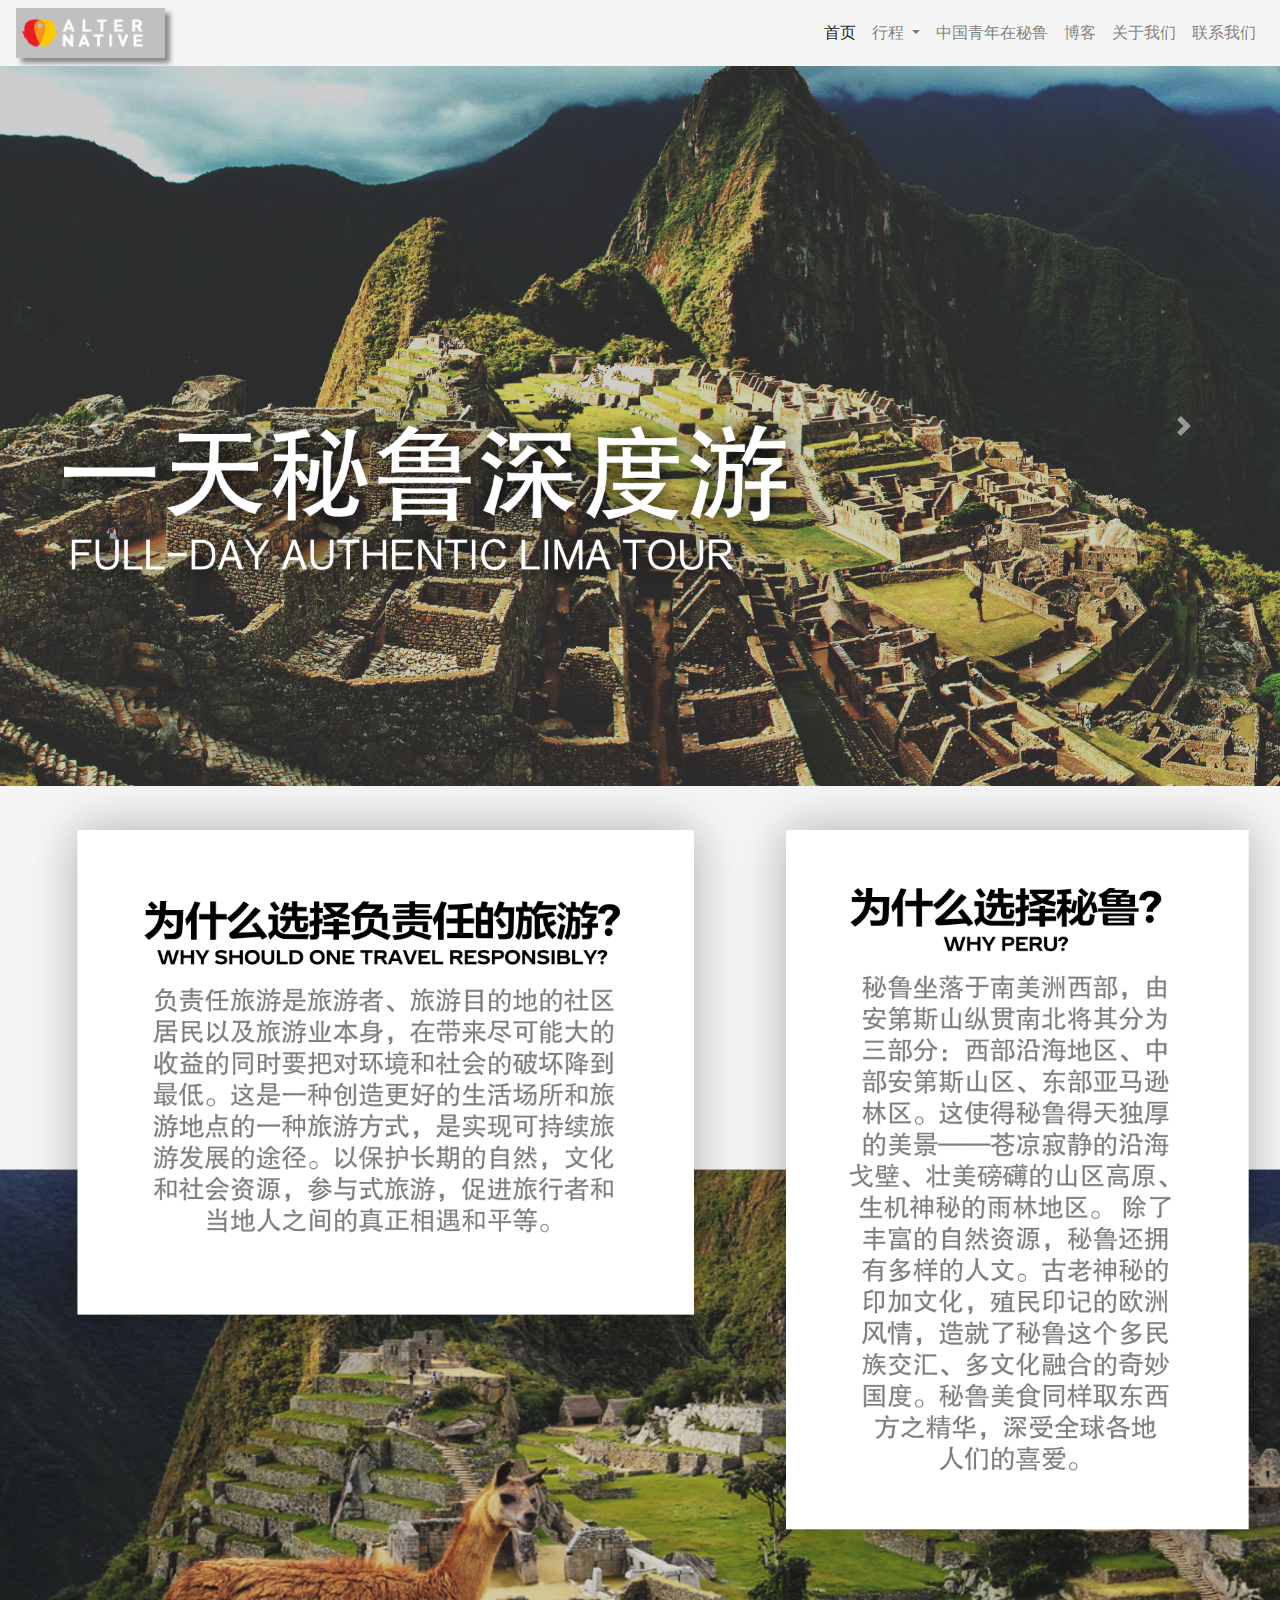
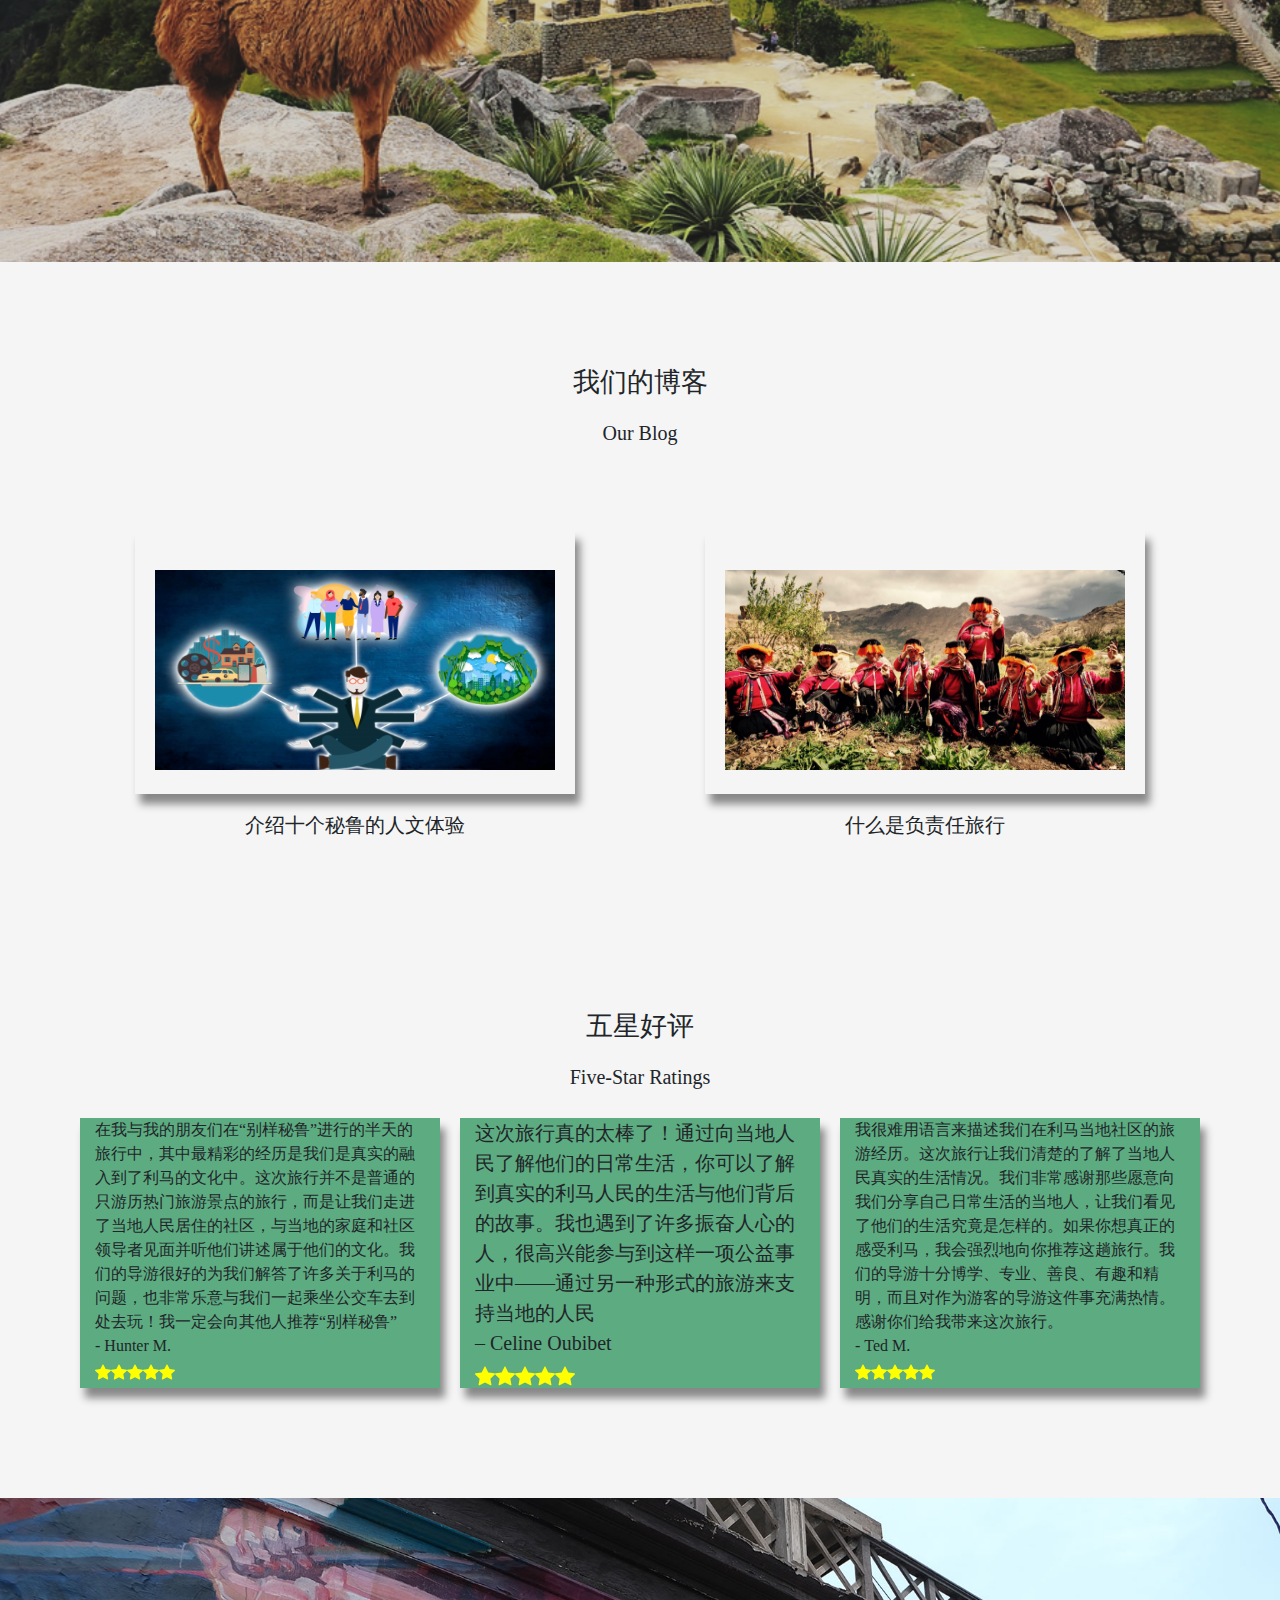
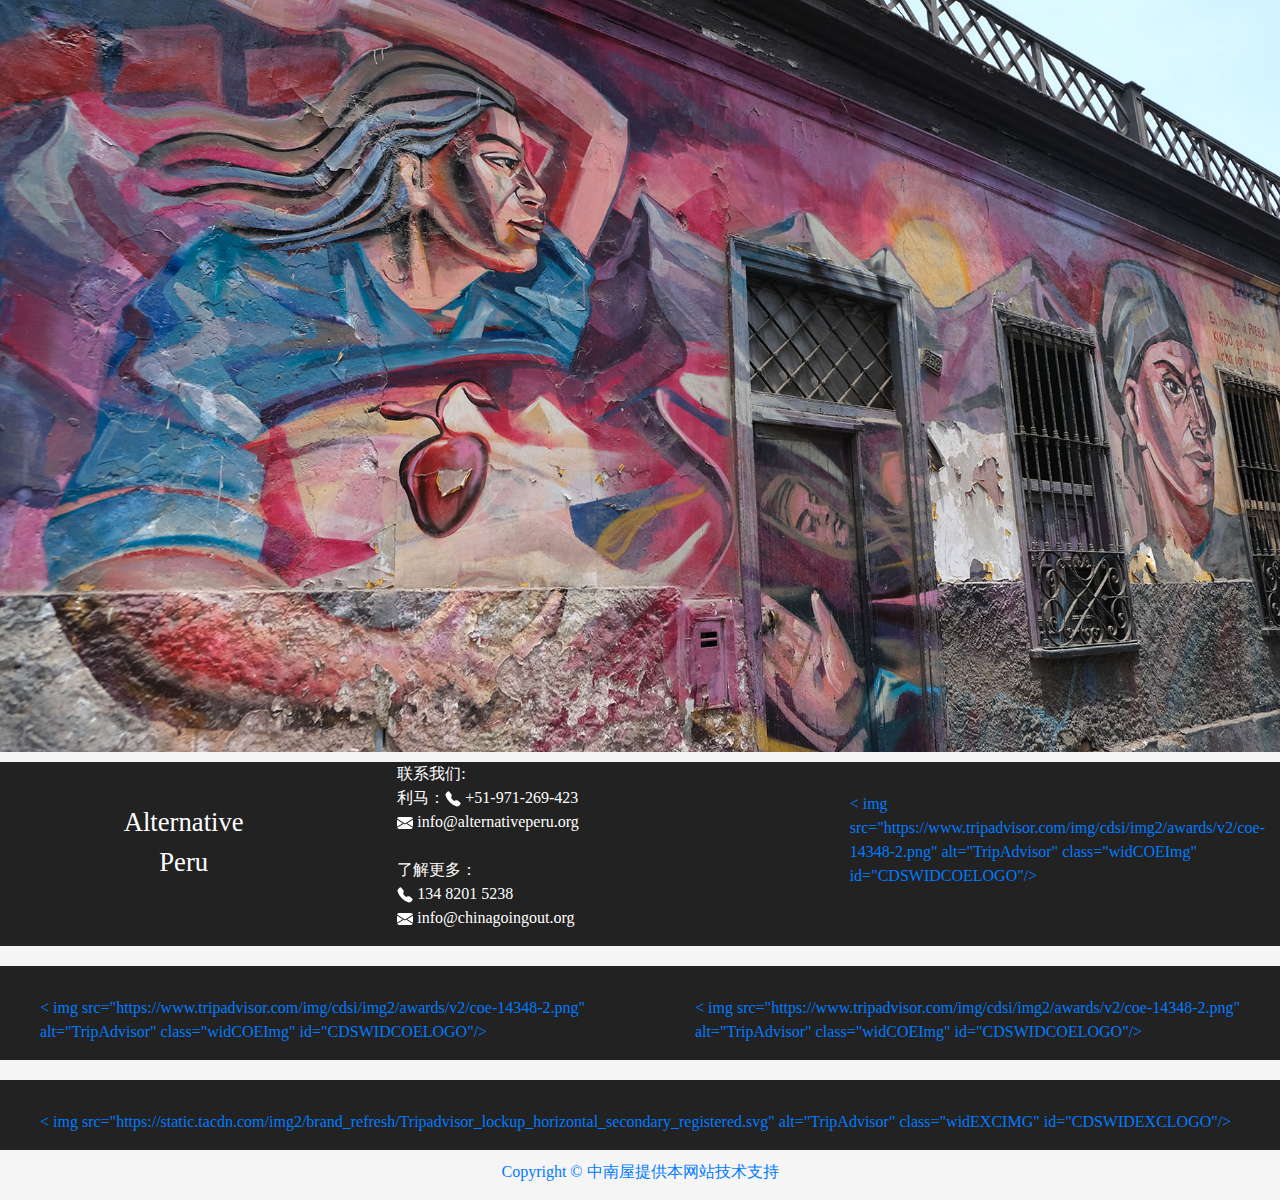
<file: index.html>
<!DOCTYPE html>
<html lang="en" dir="ltr">
  <head>
    <link rel="stylesheet" href="css/style.css">
    <meta charset="utf-8">
    <meta name="viewport" content="width=device-width, initial-scale=1, shrink-to-fit=no">
    <!-- Bootstrap CSS -->
    <link rel="stylesheet" href="https://stackpath.bootstrapcdn.com/bootstrap/4.5.2/css/bootstrap.min.css" integrity="sha384-JcKb8q3iqJ61gNV9KGb8thSsNjpSL0n8PARn9HuZOnIxN0hoP+VmmDGMN5t9UJ0Z" crossorigin="anonymous">
    <title>AlternativePeru</title>
  </head>
  <body style="background-color: #f5f5f5;">

    <nav class="navbar navbar-expand-lg navbar-light navbar-transparent" style="">
      <div style="background-color: #C0C0C0;box-shadow: 5px 5px 5px #888888;">
      <a class="navbar-brand" href="index.html">
        <img src="/img/logo-altp.png" width="auto" height="40" alt="logo of alternative peru">
      </a>
    </div>
      <button class="navbar-toggler" type="button" data-toggle="collapse" data-target="#navbarSupportedContent" aria-controls="navbarSupportedContent" aria-expanded="false" aria-label="Toggle navigation">
        <span class="navbar-toggler-icon"></span>
      </button>

      <div class="collapse navbar-collapse" id="navbarSupportedContent">
        <ul class="navbar-nav ml-auto">
          <li class="nav-item active">
            <a class="nav-link" href="index.html">首页 <span class="sr-only">(current)</span></a>
          </li>
          <li class="nav-item dropdown">
            <a class="nav-link dropdown-toggle" href="#" id="navbarDropdownTour" role="button" data-toggle="dropdown" aria-haspopup="true" aria-expanded="false">
              行程
            </a>
            <div class="dropdown-menu" aria-labelledby="navbarDropdownTour">
              <a class="dropdown-item" href="#">秘鲁行程</a>
              <a class="dropdown-item" href="customizedtour.html">定制行程</a>
              <a class="dropdown-item" href="volunteer.html">在秘鲁做志愿者</a>
            </div>
          </li>
          <li class="nav-item">
            <a class="nav-link" href="#" id="navbarDropdownCGO" role="button" data-toggle="dropdown" aria-haspopup="true" aria-expanded="false">
              中国青年在秘鲁
            </a>
          </li>
          <li class="nav-item ">
            <a class="nav-link" href="blog.html">博客</a>
          </li>
          <li class="nav-item">
            <a class="nav-link" href="aboutus.html">关于我们</a>
          </li>
          <li class="nav-item ">
            <a class= "nav-link" href="contactus.html">联系我们</a>
          </li>
        </ul>
      </div>
    </nav>
    <div id="carouselExampleControls" class="carousel slide" data-ride="carousel">
      <div class="carousel-inner">
        <div class="carousel-item active">
          <img src="img\d_index_1dayauthentictour.png" class="d-block w-100" alt="..." width="100%" height="auto">
        </div>
        <div class="carousel-item">
          <img src="img\d_index_andeanstay.jpg" class="d-block w-100" alt="..." width="100%" height="auto">
        </div>
        <div class="carousel-item">
          <img src="img\d_index_foodSocio1.jpg" class="d-block w-100" alt="..." width="100%" height="auto">
        </div>
        <div class="carousel-item">
          <img src="img\m-index-Andean-Spirituality-Tour.png.jpg" class="d-block w-100" alt="..." width="100%" height="auto">
        </div>
      </div>
      <a class="carousel-control-prev" href="#carouselExampleControls" role="button" data-slide="prev">
        <span class="carousel-control-prev-icon" aria-hidden="true"></span>
        <span class="sr-only">Previous</span>
      </a>
      <a class="carousel-control-next" href="#carouselExampleControls" role="button" data-slide="next">
        <span class="carousel-control-next-icon" aria-hidden="true"></span>
        <span class="sr-only">Next</span>
      </a>
    </div>
    <div class="width:100%">
      <img src="img/d_index_text.png" alt="" width="100%" height="auto">
      </div>
    <div class="" style="height: 100px"> </div>

      <p style="text-align: center;font-size:20pt">我们的博客</p>
      <p style="text-align: center;font-size:15pt">Our Blog</p>
    <div class="container">
      <div class="row" >
        <div class="col-md" style="background-color:; margin:50px">
          <p style="text-align: center;"></p>
          <div style="box-shadow: 5px 10px 8px #888888;">
            <p><br></p>
          <a href="blog.html">
          <a href="blog.html">
          <img alt="" src="img/d_index_blogcover1.png" width="400" height="200" style="display: block; margin-left: auto; margin-right: auto;"/>
        </a>
        <p><br></p>
      </div>
          <p style="text-align: center;font-size:15pt">介绍十个秘鲁的人文体验</p>
        </div>
        <div class="col-md" style="background-color:; margin:50px">
          <p style="text-align: center;"></p>
          <div style="box-shadow: 5px 10px 8px #888888;">
            <p><br></p>
          <a href="blog.html">
            <img alt="" src="img/d_index_blogcover2.jpg" width="400" height="200" style="display: block; margin-left: auto; margin-right: auto;"/>
          </a>
          <p><br></p>
        </div>
          <p style="text-align: center;font-size:15pt">什么是负责任旅行</p>
        </div>
      </div>
    </div>
    <div class="" style="height: 100px"> </div>
    <p style="text-align: center;font-size:20pt">五星好评</p>
    <p style="text-align: center;font-size:15pt">Five-Star Ratings</p>
    <div class="container">
      <div class="row">

        <div class="col-sm" style="background-color: #5DAC81; margin: 10px;box-shadow: 5px 10px 8px #888888;">
          在我与我的朋友们在“别样秘鲁”进行的半天的旅行中，其中最精彩的经历是我们是真实的融入到了利马的文化中。这次旅行并不是普通的只游历热门旅游景点的旅行，而是让我们走进了当地人民居住的社区，与当地的家庭和社区领导者见面并听他们讲述属于他们的文化。我们的导游很好的为我们解答了许多关于利马的问题，也非常乐意与我们一起乘坐公交车去到处去玩！我一定会向其他人推荐“别样秘鲁” <br>- Hunter M.<br><svg width="1em" height="1em" viewBox="0 0 16 16" class="bi bi-star-fill" fill="yellow" xmlns="http://www.w3.org/2000/svg"> <path d="M3.612 15.443c-.386.198-.824-.149-.746-.592l.83-4.73L.173 6.765c-.329-.314-.158-.888.283-.95l4.898-.696L7.538.792c.197-.39.73-.39.927 0l2.184 4.327 4.898.696c.441.062.612.636.283.95l-3.523 3.356.83 4.73c.078.443-.36.79-.746.592L8 13.187l-4.389 2.256z"/> </svg><svg width="1em" height="1em" viewBox="0 0 16 16" class="bi bi-star-fill" fill="yellow" xmlns="http://www.w3.org/2000/svg"> <path d="M3.612 15.443c-.386.198-.824-.149-.746-.592l.83-4.73L.173 6.765c-.329-.314-.158-.888.283-.95l4.898-.696L7.538.792c.197-.39.73-.39.927 0l2.184 4.327 4.898.696c.441.062.612.636.283.95l-3.523 3.356.83 4.73c.078.443-.36.79-.746.592L8 13.187l-4.389 2.256z"/> </svg><svg width="1em" height="1em" viewBox="0 0 16 16" class="bi bi-star-fill" fill="yellow" xmlns="http://www.w3.org/2000/svg"> <path d="M3.612 15.443c-.386.198-.824-.149-.746-.592l.83-4.73L.173 6.765c-.329-.314-.158-.888.283-.95l4.898-.696L7.538.792c.197-.39.73-.39.927 0l2.184 4.327 4.898.696c.441.062.612.636.283.95l-3.523 3.356.83 4.73c.078.443-.36.79-.746.592L8 13.187l-4.389 2.256z"/> </svg><svg width="1em" height="1em" viewBox="0 0 16 16" class="bi bi-star-fill" fill="yellow" xmlns="http://www.w3.org/2000/svg"> <path d="M3.612 15.443c-.386.198-.824-.149-.746-.592l.83-4.73L.173 6.765c-.329-.314-.158-.888.283-.95l4.898-.696L7.538.792c.197-.39.73-.39.927 0l2.184 4.327 4.898.696c.441.062.612.636.283.95l-3.523 3.356.83 4.73c.078.443-.36.79-.746.592L8 13.187l-4.389 2.256z"/> </svg><svg width="1em" height="1em" viewBox="0 0 16 16" class="bi bi-star-fill" fill="yellow" xmlns="http://www.w3.org/2000/svg"> <path d="M3.612 15.443c-.386.198-.824-.149-.746-.592l.83-4.73L.173 6.765c-.329-.314-.158-.888.283-.95l4.898-.696L7.538.792c.197-.39.73-.39.927 0l2.184 4.327 4.898.696c.441.062.612.636.283.95l-3.523 3.356.83 4.73c.078.443-.36.79-.746.592L8 13.187l-4.389 2.256z"/> </svg>
        </div>
        <div class="col-sm" style="background-color: #5DAC81; margin: 10px; font-size: 15pt;box-shadow: 5px 10px 8px #888888;">
          这次旅行真的太棒了！通过向当地人民了解他们的日常生活，你可以了解到真实的利马人民的生活与他们背后的故事。我也遇到了许多振奋人心的人，很高兴能参与到这样一项公益事业中——通过另一种形式的旅游来支持当地的人民 <br>– Celine Oubibet<br><svg width="1em" height="1em" viewBox="0 0 16 16" class="bi bi-star-fill" fill="yellow" xmlns="http://www.w3.org/2000/svg"> <path d="M3.612 15.443c-.386.198-.824-.149-.746-.592l.83-4.73L.173 6.765c-.329-.314-.158-.888.283-.95l4.898-.696L7.538.792c.197-.39.73-.39.927 0l2.184 4.327 4.898.696c.441.062.612.636.283.95l-3.523 3.356.83 4.73c.078.443-.36.79-.746.592L8 13.187l-4.389 2.256z"/> </svg><svg width="1em" height="1em" viewBox="0 0 16 16" class="bi bi-star-fill" fill="yellow" xmlns="http://www.w3.org/2000/svg"> <path d="M3.612 15.443c-.386.198-.824-.149-.746-.592l.83-4.73L.173 6.765c-.329-.314-.158-.888.283-.95l4.898-.696L7.538.792c.197-.39.73-.39.927 0l2.184 4.327 4.898.696c.441.062.612.636.283.95l-3.523 3.356.83 4.73c.078.443-.36.79-.746.592L8 13.187l-4.389 2.256z"/> </svg><svg width="1em" height="1em" viewBox="0 0 16 16" class="bi bi-star-fill" fill="yellow" xmlns="http://www.w3.org/2000/svg"> <path d="M3.612 15.443c-.386.198-.824-.149-.746-.592l.83-4.73L.173 6.765c-.329-.314-.158-.888.283-.95l4.898-.696L7.538.792c.197-.39.73-.39.927 0l2.184 4.327 4.898.696c.441.062.612.636.283.95l-3.523 3.356.83 4.73c.078.443-.36.79-.746.592L8 13.187l-4.389 2.256z"/> </svg><svg width="1em" height="1em" viewBox="0 0 16 16" class="bi bi-star-fill" fill="yellow" xmlns="http://www.w3.org/2000/svg"> <path d="M3.612 15.443c-.386.198-.824-.149-.746-.592l.83-4.73L.173 6.765c-.329-.314-.158-.888.283-.95l4.898-.696L7.538.792c.197-.39.73-.39.927 0l2.184 4.327 4.898.696c.441.062.612.636.283.95l-3.523 3.356.83 4.73c.078.443-.36.79-.746.592L8 13.187l-4.389 2.256z"/> </svg><svg width="1em" height="1em" viewBox="0 0 16 16" class="bi bi-star-fill" fill="yellow" xmlns="http://www.w3.org/2000/svg"> <path d="M3.612 15.443c-.386.198-.824-.149-.746-.592l.83-4.73L.173 6.765c-.329-.314-.158-.888.283-.95l4.898-.696L7.538.792c.197-.39.73-.39.927 0l2.184 4.327 4.898.696c.441.062.612.636.283.95l-3.523 3.356.83 4.73c.078.443-.36.79-.746.592L8 13.187l-4.389 2.256z"/> </svg> <br>
        </div>
        <div class="col-sm" style="background-color:#5DAC81; margin: 10px;box-shadow: 5px 10px 8px #888888;">
          我很难用语言来描述我们在利马当地社区的旅游经历。这次旅行让我们清楚的了解了当地人民真实的生活情况。我们非常感谢那些愿意向我们分享自己日常生活的当地人，让我们看见了他们的生活究竟是怎样的。如果你想真正的感受利马，我会强烈地向你推荐这趟旅行。我们的导游十分博学、专业、善良、有趣和精明，而且对作为游客的导游这件事充满热情。感谢你们给我带来这次旅行。<br>- Ted M.<br><svg width="1em" height="1em" viewBox="0 0 16 16" class="bi bi-star-fill" fill="yellow" xmlns="http://www.w3.org/2000/svg"> <path d="M3.612 15.443c-.386.198-.824-.149-.746-.592l.83-4.73L.173 6.765c-.329-.314-.158-.888.283-.95l4.898-.696L7.538.792c.197-.39.73-.39.927 0l2.184 4.327 4.898.696c.441.062.612.636.283.95l-3.523 3.356.83 4.73c.078.443-.36.79-.746.592L8 13.187l-4.389 2.256z"/> </svg><svg width="1em" height="1em" viewBox="0 0 16 16" class="bi bi-star-fill" fill="yellow" xmlns="http://www.w3.org/2000/svg"> <path d="M3.612 15.443c-.386.198-.824-.149-.746-.592l.83-4.73L.173 6.765c-.329-.314-.158-.888.283-.95l4.898-.696L7.538.792c.197-.39.73-.39.927 0l2.184 4.327 4.898.696c.441.062.612.636.283.95l-3.523 3.356.83 4.73c.078.443-.36.79-.746.592L8 13.187l-4.389 2.256z"/> </svg><svg width="1em" height="1em" viewBox="0 0 16 16" class="bi bi-star-fill" fill="yellow" xmlns="http://www.w3.org/2000/svg"> <path d="M3.612 15.443c-.386.198-.824-.149-.746-.592l.83-4.73L.173 6.765c-.329-.314-.158-.888.283-.95l4.898-.696L7.538.792c.197-.39.73-.39.927 0l2.184 4.327 4.898.696c.441.062.612.636.283.95l-3.523 3.356.83 4.73c.078.443-.36.79-.746.592L8 13.187l-4.389 2.256z"/> </svg><svg width="1em" height="1em" viewBox="0 0 16 16" class="bi bi-star-fill" fill="yellow" xmlns="http://www.w3.org/2000/svg"> <path d="M3.612 15.443c-.386.198-.824-.149-.746-.592l.83-4.73L.173 6.765c-.329-.314-.158-.888.283-.95l4.898-.696L7.538.792c.197-.39.73-.39.927 0l2.184 4.327 4.898.696c.441.062.612.636.283.95l-3.523 3.356.83 4.73c.078.443-.36.79-.746.592L8 13.187l-4.389 2.256z"/> </svg><svg width="1em" height="1em" viewBox="0 0 16 16" class="bi bi-star-fill" fill="yellow" xmlns="http://www.w3.org/2000/svg"> <path d="M3.612 15.443c-.386.198-.824-.149-.746-.592l.83-4.73L.173 6.765c-.329-.314-.158-.888.283-.95l4.898-.696L7.538.792c.197-.39.73-.39.927 0l2.184 4.327 4.898.696c.441.062.612.636.283.95l-3.523 3.356.83 4.73c.078.443-.36.79-.746.592L8 13.187l-4.389 2.256z"/> </svg>
        </div>
        </div>
        </div>

    <div class="" style="height: 100px"> </div>
    <img src=" img\d_index_decor.jpg" class="d-block w-100" alt="..." width="2000">
    <footer>
      <div class="width-100%">
        <div class="row">
          <div class="col-sm" style="background-color: #222222; margin-top :10px; margin-bottom: 10px; text-align:center;font-size:20pt; color: white;">
            <br>

            Alternative<br>
            Peru
          </div>
          <div class="col-sm" style="background-color: #222222;margin-top :10px; margin-bottom: 10px;color: white;">
            <p>联系我们:<br>利马：<svg width="1em" height="1em" viewBox="0 0 16 16" class="bi bi-telephone-fill" fill="currentColor" xmlns="http://www.w3.org/2000/svg">
  <path fill-rule="evenodd" d="M2.267.98a1.636 1.636 0 0 1 2.448.152l1.681 2.162c.309.396.418.913.296 1.4l-.513 2.053a.636.636 0 0 0 .167.604L8.65 9.654a.636.636 0 0 0 .604.167l2.052-.513a1.636 1.636 0 0 1 1.401.296l2.162 1.681c.777.604.849 1.753.153 2.448l-.97.97c-.693.693-1.73.998-2.697.658a17.47 17.47 0 0 1-6.571-4.144A17.47 17.47 0 0 1 .639 4.646c-.34-.967-.035-2.004.658-2.698l.97-.969z"/>
</svg> +51-971-269-423<br><svg width="1em" height="1em" viewBox="0 0 16 16" class="bi bi-envelope-fill" fill="currentColor" xmlns="http://www.w3.org/2000/svg">
  <path fill-rule="evenodd" d="M.05 3.555A2 2 0 0 1 2 2h12a2 2 0 0 1 1.95 1.555L8 8.414.05 3.555zM0 4.697v7.104l5.803-3.558L0 4.697zM6.761 8.83l-6.57 4.027A2 2 0 0 0 2 14h12a2 2 0 0 0 1.808-1.144l-6.57-4.027L8 9.586l-1.239-.757zm3.436-.586L16 11.801V4.697l-5.803 3.546z"/>
</svg> info@alternativeperu.org<br><br>了解更多：<br><svg width="1em" height="1em" viewBox="0 0 16 16" class="bi bi-telephone-fill" fill="currentColor" xmlns="http://www.w3.org/2000/svg">
  <path fill-rule="evenodd" d="M2.267.98a1.636 1.636 0 0 1 2.448.152l1.681 2.162c.309.396.418.913.296 1.4l-.513 2.053a.636.636 0 0 0 .167.604L8.65 9.654a.636.636 0 0 0 .604.167l2.052-.513a1.636 1.636 0 0 1 1.401.296l2.162 1.681c.777.604.849 1.753.153 2.448l-.97.97c-.693.693-1.73.998-2.697.658a17.47 17.47 0 0 1-6.571-4.144A17.47 17.47 0 0 1 .639 4.646c-.34-.967-.035-2.004.658-2.698l.97-.969z"/>
</svg> 134 8201 5238<br><svg width="1em" height="1em" viewBox="0 0 16 16" class="bi bi-envelope-fill" fill="currentColor" xmlns="http://www.w3.org/2000/svg">
  <path fill-rule="evenodd" d="M.05 3.555A2 2 0 0 1 2 2h12a2 2 0 0 1 1.95 1.555L8 8.414.05 3.555zM0 4.697v7.104l5.803-3.558L0 4.697zM6.761 8.83l-6.57 4.027A2 2 0 0 0 2 14h12a2 2 0 0 0 1.808-1.144l-6.57-4.027L8 9.586l-1.239-.757zm3.436-.586L16 11.801V4.697l-5.803 3.546z"/>
</svg> info@chinagoingout.org</p>
          </div>
          <div class="col-sm" style="margin-top :10px; margin-bottom: 10px;background-color: #222222;">
<div class="col-lg" id="TA_certificateOfExcellence379" style="margin-top :30px;" class="TA_certificateOfExcellence"><ul id="8x3NRgLPR" class="TA_links C765pbtlD"><li id="xUMOQd" class="99GRGmOli7"><a target="_blank" href=" ">< img src="https://www.tripadvisor.com/img/cdsi/img2/awards/v2/coe-14348-2.png" alt="TripAdvisor" class="widCOEImg" id="CDSWIDCOELOGO"/></ a></li></ul></div><script async src="https://www.jscache.com/wejs?wtype=certificateOfExcellence&amp;uniq=379&amp;locationId=7374316&amp;lang=en_US&amp;year=2018&amp;display_version=2" data-loadtrk onload="this.loadtrk=true"></script>          </div>
          <div class="col-sm" style=" margin-top :10px; margin-bottom: 10px;background-color: #222222;">
<div id="TA_certificateOfExcellence609" style="margin-top :30px;" class="TA_certificateOfExcellence"><ul id="UkTHOYXv7R" class="TA_links J83DeztuTy03"><li id="stBIJV9nt" class="2Qhr0Jwnl"><a target="_blank" href="https://www.tripadvisor.com/Attraction_Review-g294316-d7374316-Reviews-Alternative_Peru-Lima_Lima_Region.html">< img src="https://www.tripadvisor.com/img/cdsi/img2/awards/v2/coe-14348-2.png" alt="TripAdvisor" class="widCOEImg" id="CDSWIDCOELOGO"/></ a></li></ul></div><script async src="https://www.jscache.com/wejs?wtype=certificateOfExcellence&amp;uniq=609&amp;locationId=7374316&amp;lang=en_US&amp;year=2017&amp;display_version=2" data-loadtrk onload="this.loadtrk=true"></script>          </div>
          <div class="col-sm" style="  margin-top :10px; margin-bottom: 10px;background-color: #222222;">
<div id="TA_certificateOfExcellence452" style="margin-top :30px;" class="TA_certificateOfExcellence"><ul id="IUzKD3qgBRU8" class="TA_links tf79oeI2"><li id="EOR5F8" class="8omYIoYWwq"><a target="_blank" href=" ">< img src="https://www.tripadvisor.com/img/cdsi/img2/awards/v2/coe-14348-2.png" alt="TripAdvisor" class="widCOEImg" id="CDSWIDCOELOGO"/></ a></li></ul></div><script async src="https://www.jscache.com/wejs?wtype=certificateOfExcellence&amp;uniq=452&amp;locationId=7374316&amp;lang=en_US&amp;year=2016&amp;display_version=2" data-loadtrk onload="this.loadtrk=true"></script>          </div>
    <div class="col-sm" style="margin-top :10px; margin-bottom: 10px;background-color: #222222;">
      <div id="TA_excellent827" style="margin-top :30px;"  class="TA_excellent"><ul id="qqj3zhTteg" class="TA_links WANw199LH"><li id="cajt9Gj5w" class="UoOxDjB8Rclv"><a target="_blank" href="https://www.tripadvisor.com/Attraction_Review-g294316-d7374316-Reviews-Alternative_Peru-Lima_Lima_Region.html">< img src="https://static.tacdn.com/img2/brand_refresh/Tripadvisor_lockup_horizontal_secondary_registered.svg" alt="TripAdvisor" class="widEXCIMG" id="CDSWIDEXCLOGO"/></ a></li></ul></div><script async src="https://www.jscache.com/wejs?wtype=excellent&amp;uniq=827&amp;locationId=7374316&amp;lang=en_US&amp;display_version=2" data-loadtrk onload="this.loadtrk=true"></script> </div>
      </div>
      </div>
      <div class="row justify-content-center">
        <div class="col-auto">

          <p>Copyright © 中南屋提供本网站技术支持</p>
        </div>
      </div>
    </footer>

    <!-- Optional JavaScript -->
    <!-- jQuery first, then Popper.js, then Bootstrap JS -->
    <script src="https://code.jquery.com/jquery-3.5.1.slim.min.js" integrity="sha384-DfXdz2htPH0lsSSs5nCTpuj/zy4C+OGpamoFVy38MVBnE+IbbVYUew+OrCXaRkfj" crossorigin="anonymous"></script>
    <script src="https://cdn.jsdelivr.net/npm/popper.js@1.16.1/dist/umd/popper.min.js" integrity="sha384-9/reFTGAW83EW2RDu2S0VKaIzap3H66lZH81PoYlFhbGU+6BZp6G7niu735Sk7lN" crossorigin="anonymous"></script>
    <script src="https://stackpath.bootstrapcdn.com/bootstrap/4.5.2/js/bootstrap.min.js" integrity="sha384-B4gt1jrGC7Jh4AgTPSdUtOBvfO8shuf57BaghqFfPlYxofvL8/KUEfYiJOMMV+rV" crossorigin="anonymous"></script>

  </body>
</html>
</file>
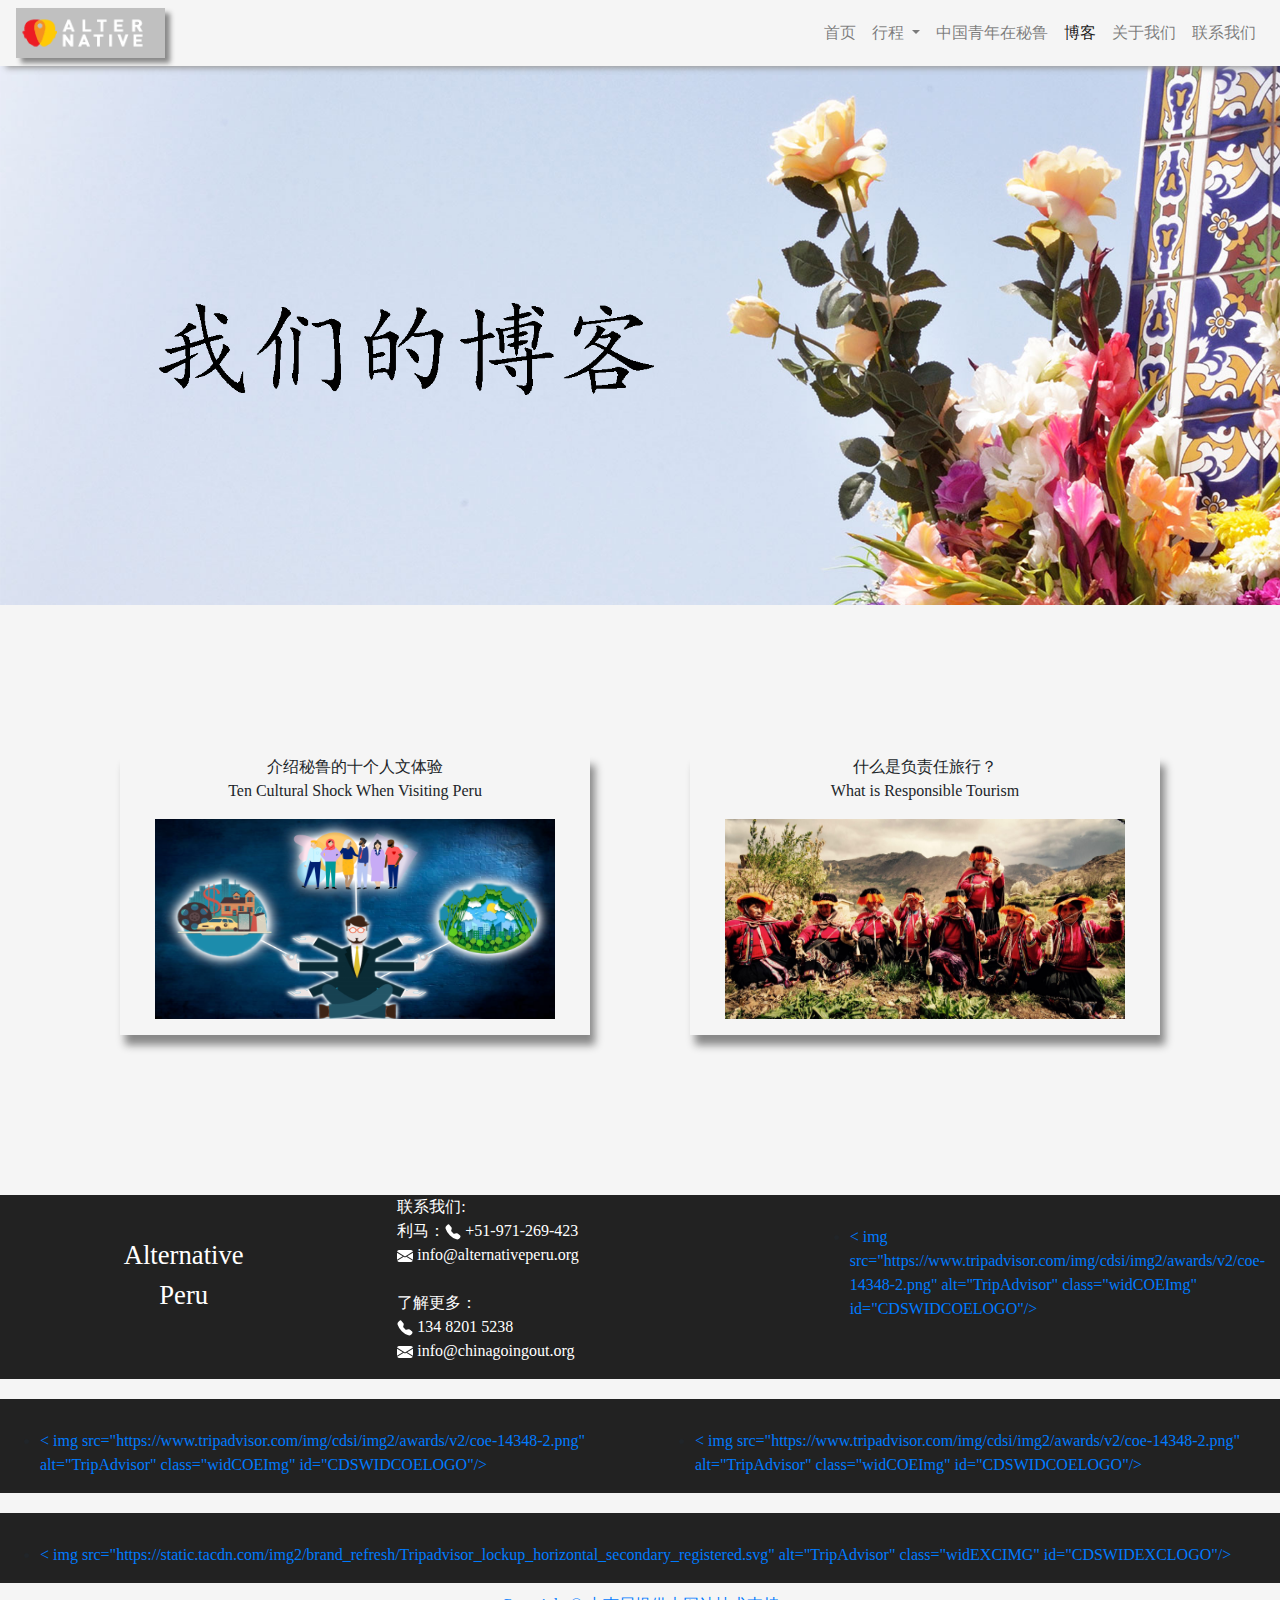
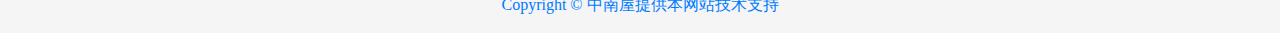
<file: blog.html>
<!DOCTYPE html>
<html lang="en" dir="ltr">
  <head>
    <link rel="stylesheet" href="css/style.css">
    <meta charset="utf-8">
    <meta name="viewport" content="width=device-width, initial-scale=1, shrink-to-fit=no">

    <!-- Bootstrap CSS -->
    <link rel="stylesheet" href="https://stackpath.bootstrapcdn.com/bootstrap/4.5.2/css/bootstrap.min.css" integrity="sha384-JcKb8q3iqJ61gNV9KGb8thSsNjpSL0n8PARn9HuZOnIxN0hoP+VmmDGMN5t9UJ0Z" crossorigin="anonymous">

    <title>AlternativePeru</title>
  </head>
  <body style="background-color: #f5f5f5;">
    <nav class="navbar navbar-expand-lg navbar-light navbar-transparent " style="">
      <div style="background-color: #C0C0C0;box-shadow: 5px 5px 5px #888888;">
      <a class="navbar-brand" href="index.html">
        <img src="/img/logo-altp.png" width="auto" height="40" alt="logo of alternative peru">
      </a>
    </div>
      <button class="navbar-toggler" type="button" data-toggle="collapse" data-target="#navbarSupportedContent" aria-controls="navbarSupportedContent" aria-expanded="false" aria-label="Toggle navigation">
        <span class="navbar-toggler-icon"></span>
      </button>

      <div class="collapse navbar-collapse" id="navbarSupportedContent">
        <ul class="navbar-nav ml-auto">
          <li class="nav-item ">
            <a class="nav-link" href="index.html">首页 <span class="sr-only">(current)</span></a>
          </li>
          <li class="nav-item dropdown">
            <a class="nav-link dropdown-toggle" href="#" id="navbarDropdownTour" role="button" data-toggle="dropdown" aria-haspopup="true" aria-expanded="false">
              行程
            </a>
            <div class="dropdown-menu" aria-labelledby="navbarDropdownTour">
              <a class="dropdown-item" href="#">秘鲁行程</a>
              <a class="dropdown-item" href="customizedtour.html">定制行程</a>
              <a class="dropdown-item" href="volunteer.html">在秘鲁做志愿者</a>
            </div>
          </li>
          <li class="nav-item">
            <a class="nav-link" href="#" id="navbarDropdownCGO" role="button" data-toggle="dropdown" aria-haspopup="true" aria-expanded="false">
              中国青年在秘鲁
            </a>
          </li>
          <li class="nav-item active">
            <a class="nav-link" href="blog.html">博客</a>
          </li>
          <li class="nav-item">
            <a class="nav-link" href="aboutus.html">关于我们</a>
          </li>
          <li class="nav-item">
            <a class= "nav-link" href="contactus.html">联系我们</a>
          </li>
        </ul>
      </div>
    </nav>
    <div class="">
      <img src="img/d_blog_background2.png" alt="" width="100%" height="auto">
    </div>
    <div class="" style="height: 100px"> </div>
    <div class="container">
      <div class="row" >
        <div class="col-md" style="background-color: ; box-shadow: 5px 10px 8px #888888; margin: 50px">
          <p style="text-align: center;">介绍秘鲁的十个人文体验<br>Ten Cultural Shock When Visiting Peru</p>
          <img alt="" src="img/d_index_blogcover1.png" width="400" height="200" data-toggle="modal" data-target="#Modal1" style="display: block; margin-left: auto; margin-right: auto;"/>
          <p></p>
        </div>


        <div class="col-md" style="background-color:; box-shadow: 5px 10px 8px #888888; margin: 50px">
          <p style="text-align: center;">什么是负责任旅行？<br>What is Responsible Tourism</p>
          <img alt="" src="img/d_index_blogcover2.jpg" width="400" height="200" data-toggle="modal" data-target="#Modal2" style="display: block; margin-left: auto; margin-right: auto;"/>
          <p></p>
        </div>
      </div>
    </div>
    <div class="" style="height: 100px"> </div>
    <div class="modal fade" id="Modal1" tabindex="-1" aria-labelledby="exampleModalLabel" aria-hidden="true">
  <div class="modal-dialog" style="max-width: 50% !important;">
    <div class="modal-content">
      <div class="modal-header">
        <h5 class="modal-title" id="exampleModalLabel">介绍秘鲁的十个人文体验 (Ten Cultural Shock When Visiting Peru)</h5>
        <button type="button" class="close" data-dismiss="modal" aria-label="Close">
          <span aria-hidden="true">&times;</span>
        </button>
      </div>
      <div class="modal-body">
        当来自繁华都市的你第一次踏上这遥远的神秘国度-秘鲁， 你将体验到这里独特或又对我们中国人来说熟悉的人文环境。这里精挑十个方面来介绍你将体验的生活。这篇文章由Alternative Peru的创始人之一，Natalie（一个比利时人）根据她自己第一次来秘鲁的经验所写。<br><br>
        1. 关于交通： 首先堵车在世界各地的都市好像司空见惯，但如果你来自一个堵车不常见的地方，秘鲁的交通状况以及秘鲁人对堵车的处理应该能让你大吃一惊。我的秘鲁丈夫有说过：“秘鲁人真的人很好，但他们一旦手握方向盘，脚踩了油门，他们就完全变成了样。（Peruvians are really nice people, until they get behind the wheel, then they become animals!”）直到今天，我经过没有交通灯的路口时还十分害怕。理论上来说，在这类路口，像是环岛中，应该是先来先走。但在现实中，达尔文的理论将在你眼前呈现。每一个人都争先恐后的要杀出一条生路来先走，结果往往是大家一起卡住谁也走不了。另外，在秘鲁就不要打灯了，我们一般挥手。如果你坐在副驾驶的话，记得在要右转的时候帮司机挥挥手。<br><br>
        2. 关于食品的分量：秘鲁不仅能满足你对美食的欲望，更能让你着实体验一把什么叫“撑“。我已数不清主动要求过多少次，请给少一点（食物），也有数不清的次数逼迫自己吃完盘里的所有食物，因为我不想被主人误会食品不好吃。直到现在我还常常被聚餐时的分量所震惊。我想秘鲁的家庭主妇们好像每次都会准备五个透明人的分量让每个人一定要吃到”撑“。<br><br>
        3. 关于不守时：这个可能是秘鲁人的一个常见刻板印象，但这一条确实十分常见。我自己并不是一个非常守时的人，也经常晚十分钟二十分钟到。但秘鲁人的晚到要远远晚过十分钟二十分钟。每次和聚会举办者确认时间时，我必须问他们是按照正常时间还是秘鲁时间（hora Peruanan）来到。如果你跟别人说7点开始，往往他们9点钟才姗姗来迟。<br><br>
        4. 关于电视节目：在秘鲁，最主流的电视节目是卡戴珊式的美女穿着比基尼搞挑战项目。我虽然不太适应（比基尼美女可不应该是主流节目），但不持续关注这些的话根本和同事或者其他人有共同话题。<br><br>
        5. 关于私人问题：如果有人问你一些比较私人的问题时，不要感到太惊讶，这只是秘鲁人习惯的一种交流方式。从保守一点的社会来的人经常因为秘鲁人的问题而感到尴尬或恼火，比如说，你为什么还没结婚？信教吗？或者你收入多少？是不是有点像七大姑八大姨盘问你的时候？哈哈，这只是秘鲁人的文化之一。<br><br>
        6. 关于邀请客人：当我在秘鲁结婚时，我必须郑重地告诉被邀请的人不要带未被邀请的人来婚礼。如果我没有这么干的话，一定会有人把亲朋好友们带来。同样，我的秘鲁朋友与亲人们完全不能理解为什么我不想去参加一个我没被邀请的场合。<br><br>
        7. 关于治安：在大部分大城市，大家都不会让贵重物品离手，这点在秘鲁同样需要你实行。我能清楚的记得我的婆婆在利马提醒我不要把包包留在车里，因为“他们会砸玻璃然后抢走！“（because they will break the window and steal it.）从那天起我就学会了贵重物品不离手的道理。<br><br>
        8. 私人空间：从更保守的社会来的人更会注意与别人的私人空间。这点和大部分中国人及秘鲁人不同，秘鲁人给别人的私人空间最多一英寸（0.3米）。不要紧张，他们没有听力问题，也没要试图耍流氓，这只是秘鲁文化的一部分。<br><br>
        9.关于热情的秘鲁人：如果你把开车时的较劲也称之为热情的话，秘鲁人每时每刻都超级热情。如果你不觉得那是热情，那秘鲁人除了开车以外的时候对任何人（不论是外国人还是本国人，或者同乡人还是外乡人）都会对别人非常亲切好客。迷路的时候随便找的一个秘鲁警察都会非常积极的帮你指路。服务员们会努力保证你回家的时候没有一丝遗憾！<br><br>
        10.	关于讨价还价：这点可能和中国的某些地方比较相近。如果你不适应讨价还价，想要省钱的话还是得和卖水果的阿姨（餐厅的服务员，洗衣店老板，卖花的姐姐等等）多说几句的。但如果你享受还价与找到好价格的感觉或者想练习还价技巧，秘鲁欢迎你！
      </div>
    </div>
  </div>
</div>
<div class="modal fade" id="Modal2" tabindex="-1" aria-labelledby="exampleModalLabel" aria-hidden="true">
  <div class="modal-dialog" style="max-width: 50% !important;">
    <div class="modal-content">
      <div class="modal-header">
        <h5 class="modal-title" id="exampleModalLabel">什么是负责任旅行？(What is Responsible Tourism)</h5>
        <button type="button" class="close" data-dismiss="modal" aria-label="Close">
          <span aria-hidden="true">&times;</span>
        </button>
      </div>
      <div class="modal-body">
        《负责任旅游运动》的创始文件《开普敦宣言》将“负责任旅游”定义为以下几点：<br>
        -	最小化负面的经济，环境和社会影响;<br>
        -	为当地人民带来更大的经济利益，并增进当地社区的幸福，改善工作条件和进入该行业的机会；;<br>
        -	让当地人参与影响他们的生活和生活机会的决策；<br>
        -	为保护自然和文化遗产，维护世界多样性做出积极贡献;<br>
        -	通过与当地人建立更有意义的联系，并加深对当地文化，社会和环境问题的了解，为游客提供更愉快的体验;<br>
        -	具有文化敏感性，引起游客和主人之间的尊重，并建立当地的自豪感和信心.<br><br>
        我们如何确保我们的旅行是“负责任的”？<br>
        我们在秘鲁提供负责任旅游业的策略实际上非常简单。 从一开始，我们就与当地人紧密联系合作。 我们认为他们是项目中的合作伙伴，他们参与所有决策。 为该项目工作的当地人，包括厨师，导游，清洁工和司机，也得到了可观的工资，所以，这些收入为他们提供了舒适的生活和财务稳定。 这不仅改善了他们自己的幸福和状况，还改善了社区。 但更重要的是，我们的旅行尊重并促进了旅游国的文化。 活动的重点是社区的传统和当地文化：游客可以参加有关传统建筑或农业，手工艺品，当地饮食和烹饪习惯的讲习班。
        游览的重点是为游客提供真实的体验，并在游客和接待者之间进行文化敏感性的尊重交流。<br>
        但是如今，不幸的是，由于外界的各种因素（例如使用水泥代替土或在农业中使用化学物品）的影响，许多传统消失了。我们和旅行产生的收入，鼓励社区保存这些传统。经常来自遥远地区的游客对他们的文化的兴趣和钦佩也是当地社区的骄傲之源。社区的自然环境也是如此。利息和收入鼓励人们在保护周围环境方面付出更大的努力。游览的重点是为游客提供真实的体验，并在游客和接待者之间进行尊重文化的交流。什么都没有摆在现场，也没有要求人们假装与平时不同的行为。在到达之前，游客将被告知他们将要参观的社区中的特定文化和习俗，并且他们将被告知应遵守的任何行为规则。
        这次旅行的目的是在城市环境中提供真实的跨文化交流。<br>
        游览城市的目的是向游客介绍利马和秘鲁的多样性，使他们意识到，利马不能沦为米拉弗洛雷斯或历史中心。这是一个生机勃勃且充满活力的城市，人口众多。这次旅行将他们带到城市中最贫穷的地区，但目的并不是让游客关注贫困或让游客感到难过。相反，它着眼于乐观和希望，并展示了为改善这些人类住区中的儿童，青少年和成年人的生活而做出的努力和采取的主动行动。这次旅行的目的是在城市环境中提供真实的跨文化交流。<br><br>
        负责任旅行政策<br>
        Alternative Peru’s 的任务是帮助在秘鲁的负责任旅行因为我们认为，以可持续的方式加强秘鲁的经济，并取代现在正在推动秘鲁经济但不会减少不平等现象的有害的不可持续的经济活动具有巨大潜力。 因此，Alternative Peru为前往秘鲁的旅行者创建并提供地道的人迹罕至的旅行。 秘鲁的旅游业往往只集中在该国的某些地区，这意味着旅游业的收益也集中在某些地区。 在替代秘鲁，我们知道秘鲁提供了更多的服务。 这就是为什么我们要给旅行者提供机会去探寻秘鲁一些鲜为人知的地方，从而使他们能够比仅参观主要旅游景点来体验不同层次的秘鲁文化。 这也会确保越来越多的当地人受益于前往秘鲁的游客数量的增长。<br><br>
        经济责任<br>
        在我们的旅行中，我们雇用了很多的的当地人。 当我们与当地合作伙伴合作时，我们确保他们也雇用当地人或由他们经营。 对于某些旅行，我们与当地向导合作，他们非常了解他们的社区和环境，但不是旅游专业人士。 我们将他们与双语导游配对，并增强他们与游客合作，服务的能力，有时还会学习英语。 这样，我们保证我们雇用了一些弱势群体（单身母亲担任当地厨师或向导，将人类住区的年轻妇女作为当地向导等）。<br>
        此外，每次旅行我们都会向参加旅行的NGO捐款，以支持他们的项目。 我们还为访问者提供了支持该NGO项目的可能性。 一些游客参加了我们提供的奖学金计划，支持孩子们继续接受课后的支持，然后再上大学。<br><br>
        环境责任<br>
        我们尝试以无纸化方式工作，通过我们的网站，PDF文档和电子邮件提供我们旅行的所有详细信息。 在我们的办公室，我们尝试使用尽可能多的可回收材料。<br>
        如果可能，我们会尽量使用公共交通工具。<br>
        我们的许多旅行旨在提高环境意识，并旨在就环境问题进行教育。 尤其是，我们的亚马逊之旅重点在于与大自然的负责任接触，并了解当今环境所面临的挑战。 旅行者住在传统的当地风格的生态小屋中。<br><br>
        社会责任<br>
        我们的旅行尊重并弘扬所在社区的文化。 活动的重点是社区的传统和当地文化：游客可以参加有关传统建筑或农业，手工艺品，当地饮食和烹饪习惯等的讲习班。我们和类似旅行产生的收入鼓励社区保存这些传统。 经常来自遥远地区的游客对他们的文化的兴趣和敬佩也是当地社区的骄傲之源。 游览的重点是为游客提供真实的体验，并在游客和接待者之间进行文化敏感性的尊重交流。 什么都没有摆在现场，也没有要求人们假装或采取与平时不同的行为。 在到达之前，游客将被告知他们将要参观的社区中的特定文化和习俗，并且他们将被告知应遵守的任何行为规则.



      </div>
    </div>
  </div>
</div>
<footer>
  <div class="width-100%">
    <div class="row">
      <div class="col-sm" style="background-color: #222222; margin-top :10px; margin-bottom: 10px; text-align:center;font-size:20pt; color: white;">
        <br>

        Alternative<br>
        Peru
      </div>
      <div class="col-sm" style="background-color: #222222;margin-top :10px; margin-bottom: 10px;color: white;">
        <p>联系我们:<br>利马：<svg width="1em" height="1em" viewBox="0 0 16 16" class="bi bi-telephone-fill" fill="currentColor" xmlns="http://www.w3.org/2000/svg">
<path fill-rule="evenodd" d="M2.267.98a1.636 1.636 0 0 1 2.448.152l1.681 2.162c.309.396.418.913.296 1.4l-.513 2.053a.636.636 0 0 0 .167.604L8.65 9.654a.636.636 0 0 0 .604.167l2.052-.513a1.636 1.636 0 0 1 1.401.296l2.162 1.681c.777.604.849 1.753.153 2.448l-.97.97c-.693.693-1.73.998-2.697.658a17.47 17.47 0 0 1-6.571-4.144A17.47 17.47 0 0 1 .639 4.646c-.34-.967-.035-2.004.658-2.698l.97-.969z"/>
</svg> +51-971-269-423<br><svg width="1em" height="1em" viewBox="0 0 16 16" class="bi bi-envelope-fill" fill="currentColor" xmlns="http://www.w3.org/2000/svg">
<path fill-rule="evenodd" d="M.05 3.555A2 2 0 0 1 2 2h12a2 2 0 0 1 1.95 1.555L8 8.414.05 3.555zM0 4.697v7.104l5.803-3.558L0 4.697zM6.761 8.83l-6.57 4.027A2 2 0 0 0 2 14h12a2 2 0 0 0 1.808-1.144l-6.57-4.027L8 9.586l-1.239-.757zm3.436-.586L16 11.801V4.697l-5.803 3.546z"/>
</svg> info@alternativeperu.org<br><br>了解更多：<br><svg width="1em" height="1em" viewBox="0 0 16 16" class="bi bi-telephone-fill" fill="currentColor" xmlns="http://www.w3.org/2000/svg">
<path fill-rule="evenodd" d="M2.267.98a1.636 1.636 0 0 1 2.448.152l1.681 2.162c.309.396.418.913.296 1.4l-.513 2.053a.636.636 0 0 0 .167.604L8.65 9.654a.636.636 0 0 0 .604.167l2.052-.513a1.636 1.636 0 0 1 1.401.296l2.162 1.681c.777.604.849 1.753.153 2.448l-.97.97c-.693.693-1.73.998-2.697.658a17.47 17.47 0 0 1-6.571-4.144A17.47 17.47 0 0 1 .639 4.646c-.34-.967-.035-2.004.658-2.698l.97-.969z"/>
</svg> 134 8201 5238<br><svg width="1em" height="1em" viewBox="0 0 16 16" class="bi bi-envelope-fill" fill="currentColor" xmlns="http://www.w3.org/2000/svg">
<path fill-rule="evenodd" d="M.05 3.555A2 2 0 0 1 2 2h12a2 2 0 0 1 1.95 1.555L8 8.414.05 3.555zM0 4.697v7.104l5.803-3.558L0 4.697zM6.761 8.83l-6.57 4.027A2 2 0 0 0 2 14h12a2 2 0 0 0 1.808-1.144l-6.57-4.027L8 9.586l-1.239-.757zm3.436-.586L16 11.801V4.697l-5.803 3.546z"/>
</svg> info@chinagoingout.org</p>
      </div>
      <div class="col-sm" style="margin-top :10px; margin-bottom: 10px;background-color: #222222;">
<div class="col-lg" id="TA_certificateOfExcellence379" style="margin-top :30px;" class="TA_certificateOfExcellence"><ul id="8x3NRgLPR" class="TA_links C765pbtlD"><li id="xUMOQd" class="99GRGmOli7"><a target="_blank" href=" ">< img src="https://www.tripadvisor.com/img/cdsi/img2/awards/v2/coe-14348-2.png" alt="TripAdvisor" class="widCOEImg" id="CDSWIDCOELOGO"/></ a></li></ul></div><script async src="https://www.jscache.com/wejs?wtype=certificateOfExcellence&amp;uniq=379&amp;locationId=7374316&amp;lang=en_US&amp;year=2018&amp;display_version=2" data-loadtrk onload="this.loadtrk=true"></script>          </div>
      <div class="col-sm" style=" margin-top :10px; margin-bottom: 10px;background-color: #222222;">
<div id="TA_certificateOfExcellence609" style="margin-top :30px;" class="TA_certificateOfExcellence"><ul id="UkTHOYXv7R" class="TA_links J83DeztuTy03"><li id="stBIJV9nt" class="2Qhr0Jwnl"><a target="_blank" href="https://www.tripadvisor.com/Attraction_Review-g294316-d7374316-Reviews-Alternative_Peru-Lima_Lima_Region.html">< img src="https://www.tripadvisor.com/img/cdsi/img2/awards/v2/coe-14348-2.png" alt="TripAdvisor" class="widCOEImg" id="CDSWIDCOELOGO"/></ a></li></ul></div><script async src="https://www.jscache.com/wejs?wtype=certificateOfExcellence&amp;uniq=609&amp;locationId=7374316&amp;lang=en_US&amp;year=2017&amp;display_version=2" data-loadtrk onload="this.loadtrk=true"></script>          </div>
      <div class="col-sm" style="  margin-top :10px; margin-bottom: 10px;background-color: #222222;">
<div id="TA_certificateOfExcellence452" style="margin-top :30px;" class="TA_certificateOfExcellence"><ul id="IUzKD3qgBRU8" class="TA_links tf79oeI2"><li id="EOR5F8" class="8omYIoYWwq"><a target="_blank" href=" ">< img src="https://www.tripadvisor.com/img/cdsi/img2/awards/v2/coe-14348-2.png" alt="TripAdvisor" class="widCOEImg" id="CDSWIDCOELOGO"/></ a></li></ul></div><script async src="https://www.jscache.com/wejs?wtype=certificateOfExcellence&amp;uniq=452&amp;locationId=7374316&amp;lang=en_US&amp;year=2016&amp;display_version=2" data-loadtrk onload="this.loadtrk=true"></script>          </div>
<div class="col-sm" style="margin-top :10px; margin-bottom: 10px;background-color: #222222;">
  <div id="TA_excellent827" style="margin-top :30px;"  class="TA_excellent"><ul id="qqj3zhTteg" class="TA_links WANw199LH"><li id="cajt9Gj5w" class="UoOxDjB8Rclv"><a target="_blank" href="https://www.tripadvisor.com/Attraction_Review-g294316-d7374316-Reviews-Alternative_Peru-Lima_Lima_Region.html">< img src="https://static.tacdn.com/img2/brand_refresh/Tripadvisor_lockup_horizontal_secondary_registered.svg" alt="TripAdvisor" class="widEXCIMG" id="CDSWIDEXCLOGO"/></ a></li></ul></div><script async src="https://www.jscache.com/wejs?wtype=excellent&amp;uniq=827&amp;locationId=7374316&amp;lang=en_US&amp;display_version=2" data-loadtrk onload="this.loadtrk=true"></script> </div>
  </div>
  </div>
  <div class="row justify-content-center">
    <div class="col-auto">

      <p>Copyright © 中南屋提供本网站技术支持</p>
    </div>
  </div>
</footer>

    <script src="https://code.jquery.com/jquery-3.5.1.slim.min.js" integrity="sha384-DfXdz2htPH0lsSSs5nCTpuj/zy4C+OGpamoFVy38MVBnE+IbbVYUew+OrCXaRkfj" crossorigin="anonymous"></script>
    <script src="https://cdn.jsdelivr.net/npm/popper.js@1.16.1/dist/umd/popper.min.js" integrity="sha384-9/reFTGAW83EW2RDu2S0VKaIzap3H66lZH81PoYlFhbGU+6BZp6G7niu735Sk7lN" crossorigin="anonymous"></script>
    <script src="https://stackpath.bootstrapcdn.com/bootstrap/4.5.2/js/bootstrap.min.js" integrity="sha384-B4gt1jrGC7Jh4AgTPSdUtOBvfO8shuf57BaghqFfPlYxofvL8/KUEfYiJOMMV+rV" crossorigin="anonymous"></script>
  </body>
  </html>
</file>
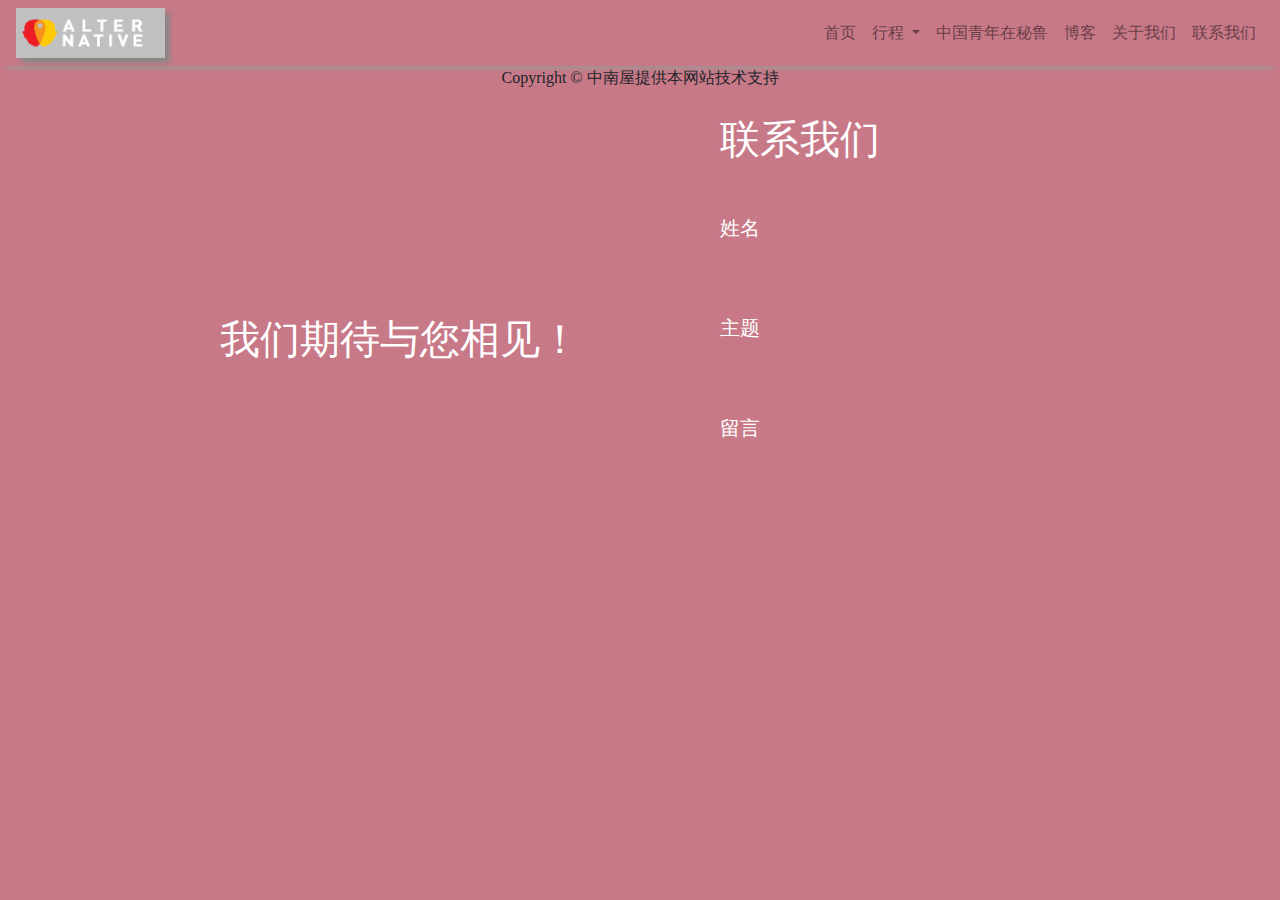
<file: contactus.html>
<!DOCTYPE html>
<html lang="en" dir="ltr">
  <head>
    <link rel="stylesheet" href="css/style.css">
    <meta charset="utf-8">
    <meta name="viewport" content="width=device-width, initial-scale=1, shrink-to-fit=no">

    <!-- Bootstrap CSS -->
    <link rel="stylesheet" href="https://stackpath.bootstrapcdn.com/bootstrap/4.5.2/css/bootstrap.min.css" integrity="sha384-JcKb8q3iqJ61gNV9KGb8thSsNjpSL0n8PARn9HuZOnIxN0hoP+VmmDGMN5t9UJ0Z" crossorigin="anonymous">

    <title>AlternativePeru</title>
    <style media="screen">
      div{position:relative;}
      h1{font-size:40px;color:white;
        position:absolute;
        top:250px;
        left:150px;
      }
    </style>
    <style media="screen">
      h3{
        font-size:40px;color:white;
        position:absolute;
        top:50px;
        left:650px;
      }
      h4{
        font-size:20px;color:white;
        position:absolute;
        top:150px;
        left:650px;
      }
      h5{
        font-size:20px;color:white;
        position:absolute;
        top:250px;
        left:650px;
      }
      h6{
        font-size:20px;color:white;
        position:absolute;
        top:350px;
        left:650px;
      }
    </style>

<style media="screen">
  body{
    background-color:#C87988;
  }
</style>
<style>
  div.contain2{
    width:540px;
    height:270px;
    background:#CC9900;
    font-size:20px;
    top:-10%;
    left:48%;

  }

</style>
  </head>
  <body >
    <nav class="navbar navbar-expand-lg navbar-light navbar-transparent" style="">
      <div style="background-color: #C0C0C0;box-shadow: 5px 5px 5px #888888;">
      <a class="navbar-brand" href="index.html">
        <img src="/img/logo-altp.png" width="auto" height="40" alt="logo of alternative peru">
      </a>
    </div>

          <div class="collapse navbar-collapse" id="navbarSupportedContent">
              <ul class="navbar-nav ml-auto">
                  <li class="nav-item">
                      <a class="nav-link" href="index.html">首页 <span class="sr-only">(current)</span></a>
                  </li>
                  <li class="nav-item dropdown">
                      <a class="nav-link dropdown-toggle" href="#" id="navbarDropdownTour" role="button"
                          data-toggle="dropdown" aria-haspopup="true" aria-expanded="false">
                          行程
                      </a>
                      <div class="dropdown-menu" aria-labelledby="navbarDropdownTour">
                          <a class="dropdown-item" href="#">秘鲁行程</a>
                          <a class="dropdown-item" href="customizedtour.html">定制行程</a>
                          <a class="dropdown-item" href="volunteer.html">在秘鲁做志愿者</a>
                      </div>
                  </li>
                  <li class="nav-item">
                      <a class="nav-link" href="#" id="navbarDropdownCGO" role="button" data-toggle="dropdown"
                          aria-haspopup="true" aria-expanded="false">
                          中国青年在秘鲁
                      </a>
                  </li>
                  <li class="nav-item">
                      <a class="nav-link" href="blog.html">博客</a>
                  </li>
                  <li class="nav-item ">
                      <a class="nav-link" href="aboutus.html">关于我们</a>
                  </li>
                  <li class="nav-item ">
                    <a class= "nav-link" href="contactus.html">联系我们</a>
                  </li>
              </ul>
          </div>
      </nav>

    <div class="container">
      <div class="row">
        <div class="col-12">
          <h1>我们期待与您相见！</h1>
          <h3>联系我们</h3>
          <h4>姓名</h4>
          <h5>主题</h5>
          <h6>留言</h6>

          </div>


      </div>
    </div>
</div>
    <footer>
      <div class="row justify-content-center">
        <div class="col-auto">
          <p>Copyright © 中南屋提供本网站技术支持</p>
        </div>
      </div>
    </footer>

    <!-- Optional JavaScript -->
    <!-- jQuery first, then Popper.js, then Bootstrap JS -->
    <script src="https://code.jquery.com/jquery-3.5.1.slim.min.js" integrity="sha384-DfXdz2htPH0lsSSs5nCTpuj/zy4C+OGpamoFVy38MVBnE+IbbVYUew+OrCXaRkfj" crossorigin="anonymous"></script>
    <script src="https://cdn.jsdelivr.net/npm/popper.js@1.16.1/dist/umd/popper.min.js" integrity="sha384-9/reFTGAW83EW2RDu2S0VKaIzap3H66lZH81PoYlFhbGU+6BZp6G7niu735Sk7lN" crossorigin="anonymous"></script>
    <script src="https://stackpath.bootstrapcdn.com/bootstrap/4.5.2/js/bootstrap.min.js" integrity="sha384-B4gt1jrGC7Jh4AgTPSdUtOBvfO8shuf57BaghqFfPlYxofvL8/KUEfYiJOMMV+rV" crossorigin="anonymous"></script>

  </body>
</html>
</file>
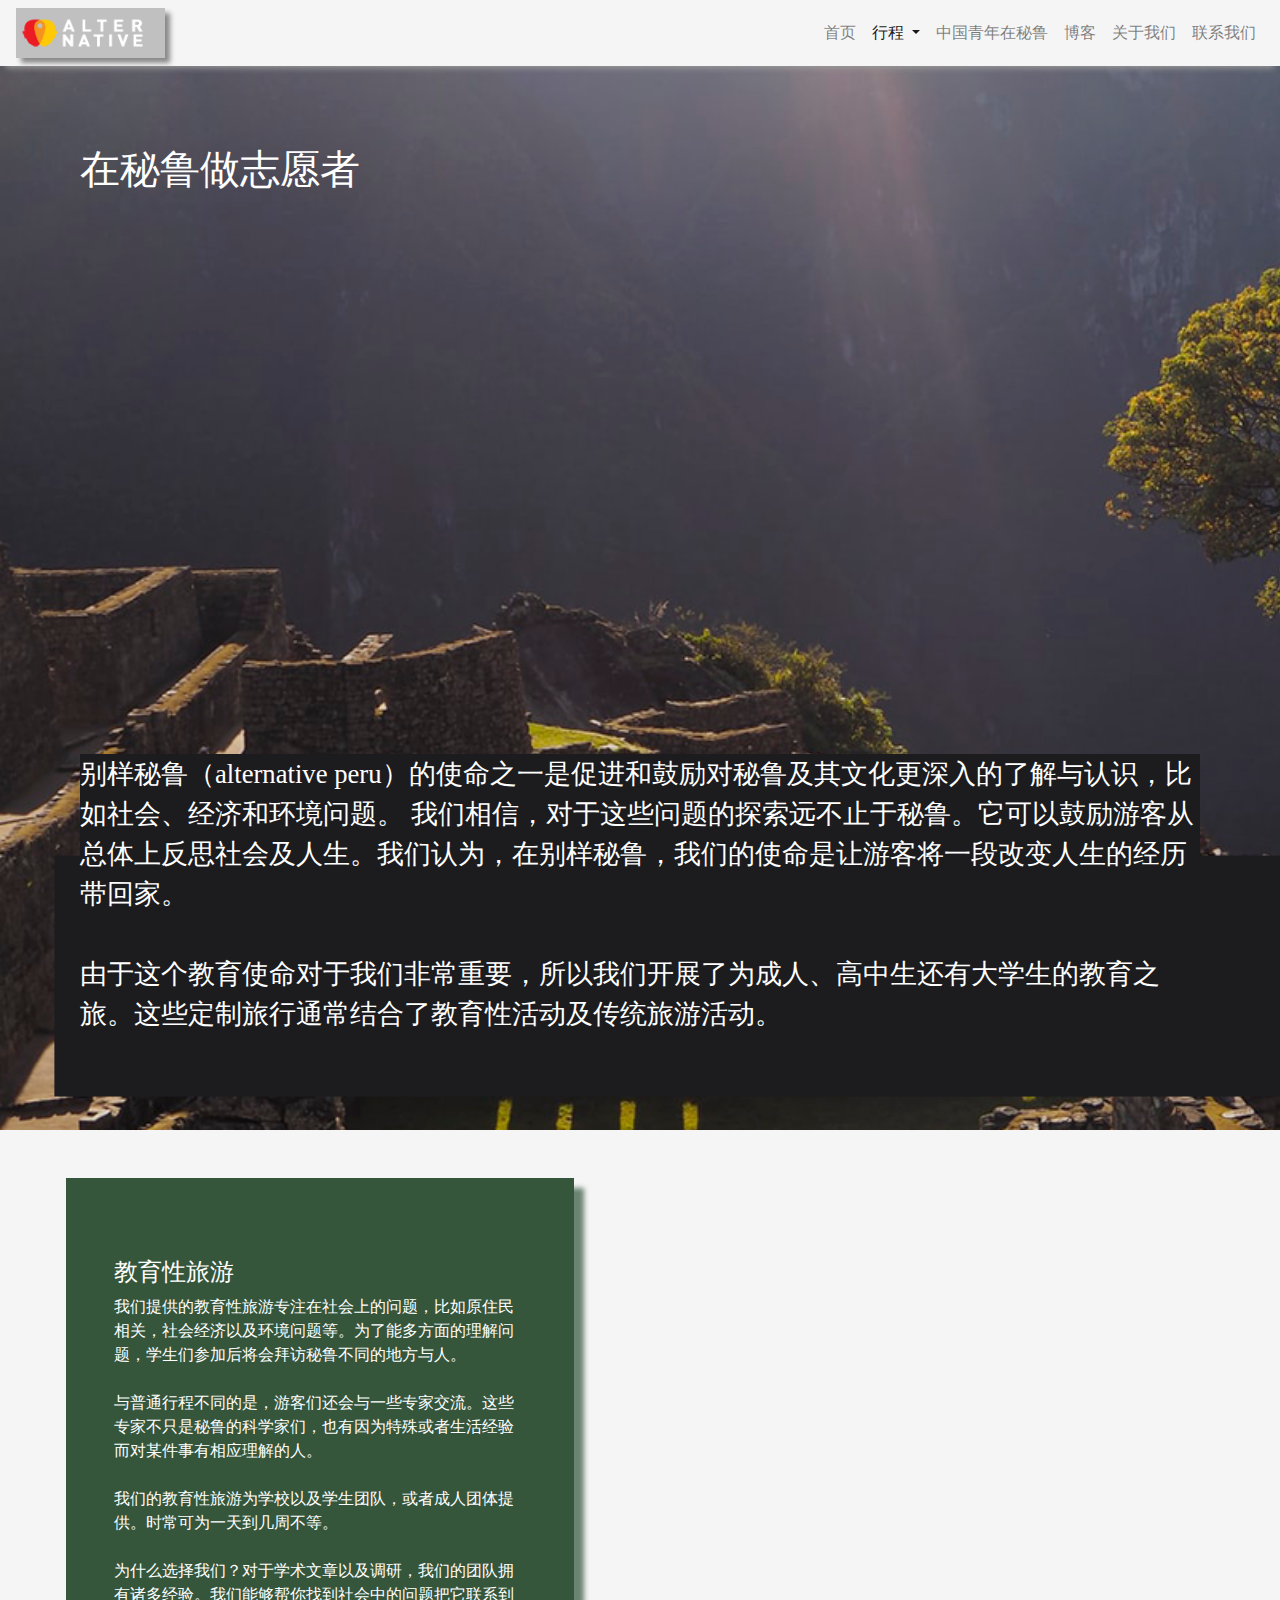
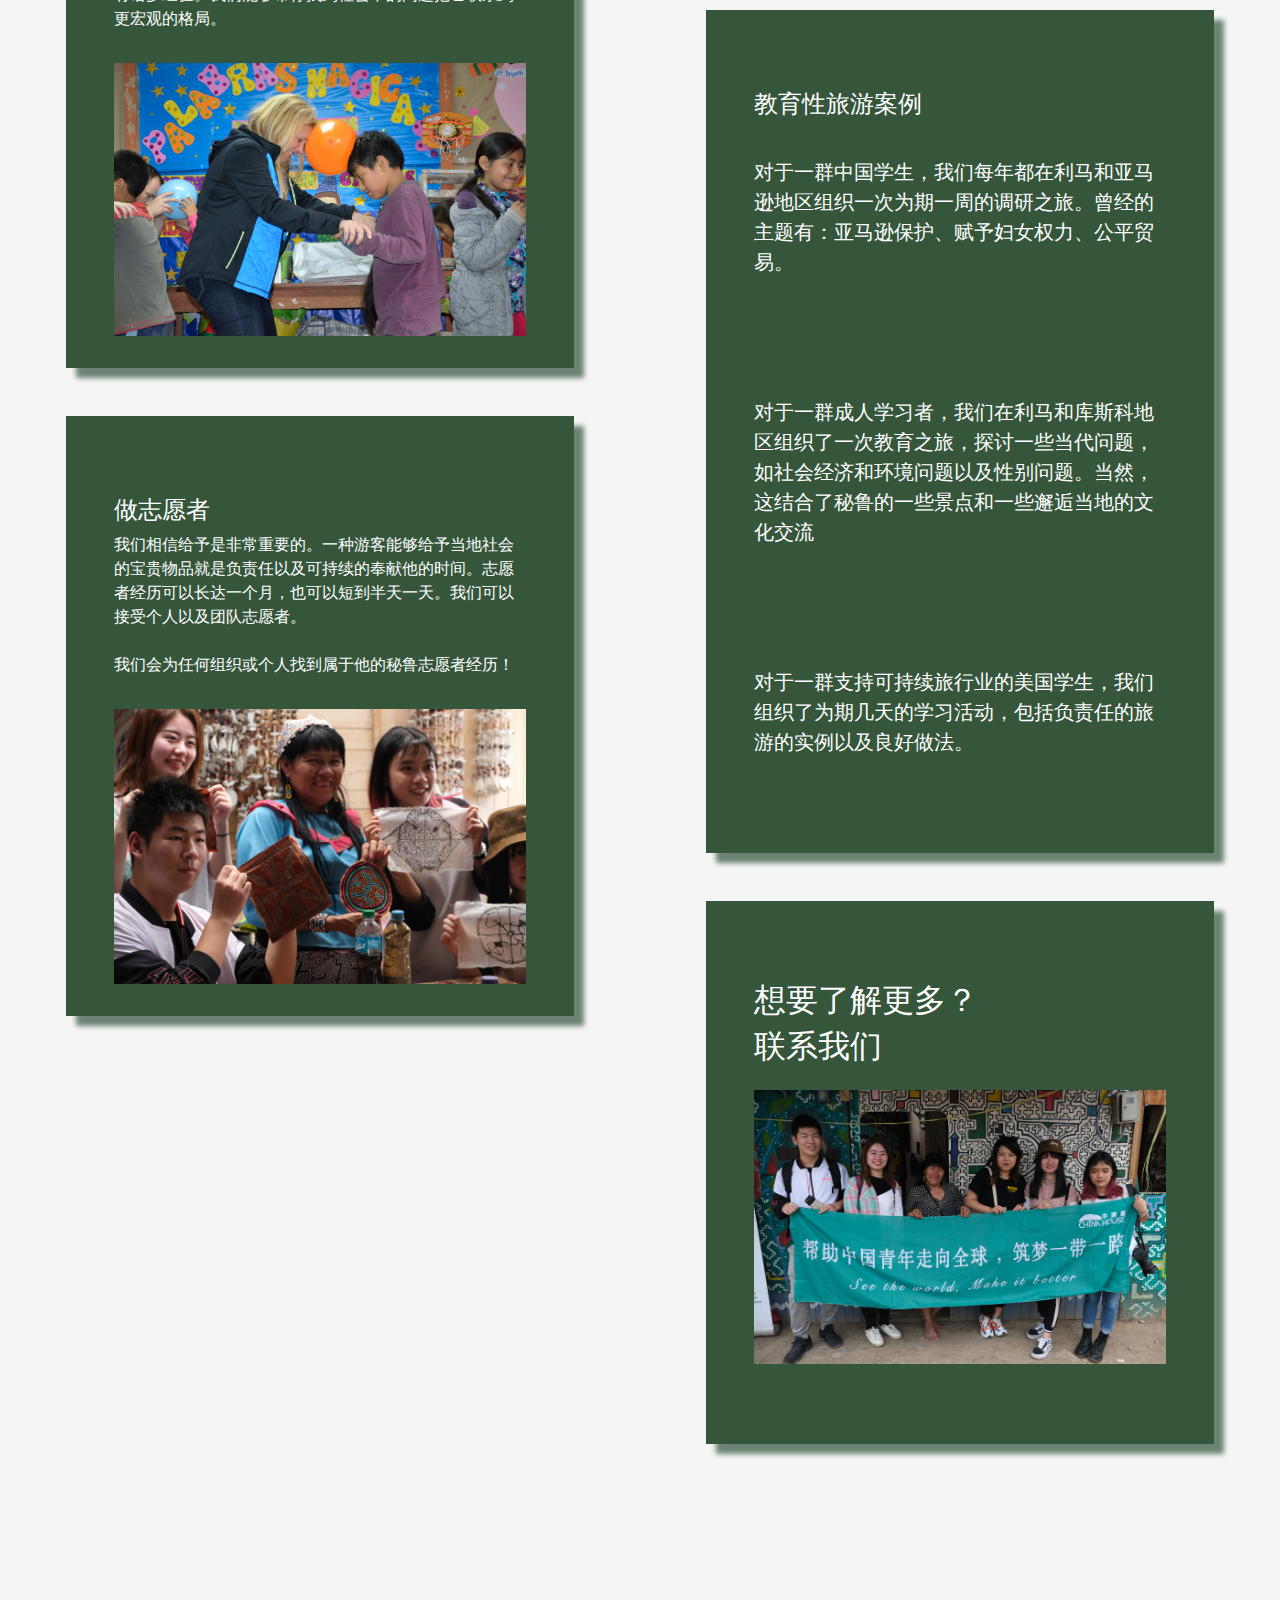
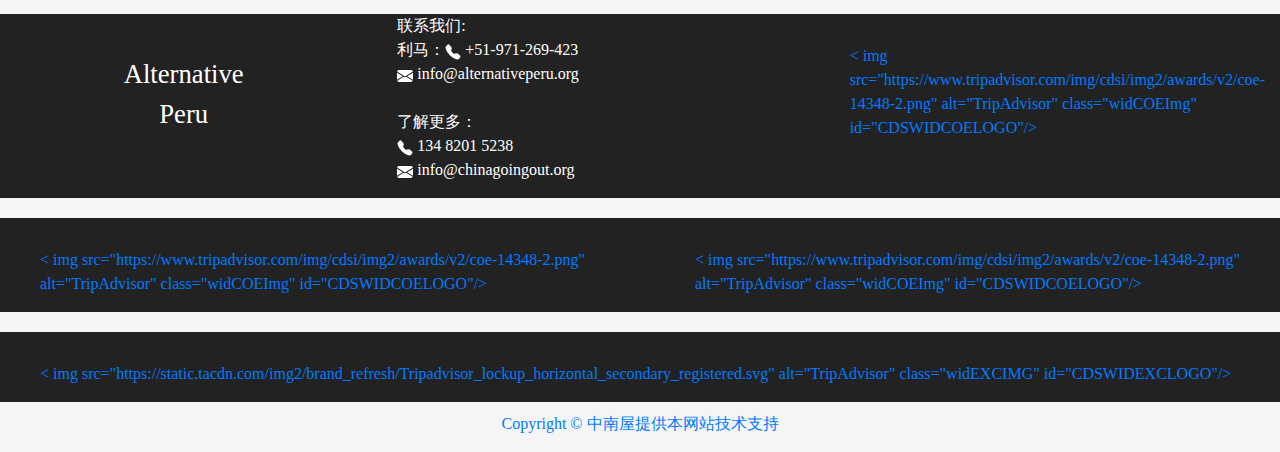
<file: volunteer.html>
<!DOCTYPE html>
<html lang="en" dir="ltr">

<head>
    <link rel="stylesheet" href="css/style.css">
    <meta charset="utf-8">
    <meta name="viewport" content="width=device-width, initial-scale=1, shrink-to-fit=no">
    <!-- Bootstrap CSS -->
    <link rel="stylesheet" href="https://stackpath.bootstrapcdn.com/bootstrap/4.5.2/css/bootstrap.min.css"
        integrity="sha384-JcKb8q3iqJ61gNV9KGb8thSsNjpSL0n8PARn9HuZOnIxN0hoP+VmmDGMN5t9UJ0Z" crossorigin="anonymous">
    <title>AlternativePeru</title>
    <style>
        #banner {
            padding: 5rem;
            width: 100%;
            background-image: url(../img/d_volunteer_cover.png);
            background-repeat: no-repeat;
            background-size: cover;
            color: white;
        }

        #banner img {
            width: 100%;
        }

        #banner p {
            margin-top: 50%;
        }

        main {
            background-color: #f5f5f5;
            padding-bottom:10rem;
        }

        .text-group div {
            background-color: #36563C;
            color: white;
            padding: 5rem 3rem;
            margin: auto;
        }


        .text-group div img {
            margin-top: 1rem;
            width: 100%;
        }

        .text-group {
            margin-top: 30rem;
        }

        .text-group:first-child {
            margin-top: 3rem;
        }

        .text-group:first-child div {
            padding-bottom: 2rem;
        }

        .text-group div:first-child {
            margin-bottom: 3rem;
        }
    </style>
</head>

<body style="background-color: #f5f5f5;">

    <nav class="navbar navbar-expand-lg navbar-light navbar-transparent">
        <div style="background-color: #C0C0C0;box-shadow: 5px 5px 5px #888888;">
            <a class="navbar-brand" href="index.html">
                <img src="/img/logo-altp.png" width="auto" height="40" alt="logo of alternative peru">
            </a>
        </div>
        <button class="navbar-toggler" type="button" data-toggle="collapse" data-target="#navbarSupportedContent"
            aria-controls="navbarSupportedContent" aria-expanded="false" aria-label="Toggle navigation">
            <span class="navbar-toggler-icon"></span>
        </button>

        <div class="collapse navbar-collapse" id="navbarSupportedContent">
            <ul class="navbar-nav ml-auto">
                <li class="nav-item">
                    <a class="nav-link" href="index.html">首页 <span class="sr-only">(current)</span></a>
                </li>
                <li class="nav-item dropdown active">
                    <a class="nav-link dropdown-toggle" href="#" id="navbarDropdownTour" role="button"
                        data-toggle="dropdown" aria-haspopup="true" aria-expanded="false">
                        行程
                    </a>
                    <div class="dropdown-menu " aria-labelledby="navbarDropdownTour">
                        <a class="dropdown-item" href="#">秘鲁行程</a>
                        <a class="dropdown-item" href="customizedtour.html">定制行程</a>
                        <a class="dropdown-item active" href="volunteer.html">在秘鲁做志愿者</a>
                    </div>
                </li>
                <li class="nav-item">
                    <a class="nav-link" href="#" id="navbarDropdownCGO" role="button" data-toggle="dropdown"
                        aria-haspopup="true" aria-expanded="false">
                        中国青年在秘鲁
                    </a>
                </li>
                <li class="nav-item ">
                    <a class="nav-link" href="blog.html">博客</a>
                </li>
                <li class="nav-item">
                    <a class="nav-link" href="aboutus.html">关于我们</a>
                </li>
                <li class="nav-item ">
                  <a class= "nav-link" href="contactus.html">联系我们</a>
                </li>
            </ul>
        </div>
    </nav>
    <div id="banner">
        <!-- <img src="./img/cgo/d_volunteer_cover.png" alt=""> -->
        <h1>在秘鲁做志愿者</h1>

        <p style="font-size:20pt; background-color:#1c1c1f">
            别样秘鲁（alternative peru）的使命之一是促进和鼓励对秘鲁及其文化更深入的了解与认识，比如社会、经济和环境问题。
            我们相信，对于这些问题的探索远不止于秘鲁。它可以鼓励游客从总体上反思社会及人生。我们认为，在别样秘鲁，我们的使命是让游客将一段改变人生的经历带回家。
            <br>
            <br>
            由于这个教育使命对于我们非常重要，所以我们开展了为成人、高中生还有大学生的教育之旅。这些定制旅行通常结合了教育性活动及传统旅游活动。
        </p>

    </div>
    <main class="container-fluid">
        <div class="row">
            <div class="text-group col-6">
                <div class="education col-10" style="box-shadow: 10px 10px 5px #6A8372;">
                    <h4>教育性旅游</h4>
                    <p>
                        我们提供的教育性旅游专注在社会上的问题，比如原住民相关，社会经济以及环境问题等。为了能多方面的理解问题，学生们参加后将会拜访秘鲁不同的地方与人。
                        <br><br>
                        与普通行程不同的是，游客们还会与一些专家交流。这些专家不只是秘鲁的科学家们，也有因为特殊或者生活经验而对某件事有相应理解的人。
                        <br><br>
                        我们的教育性旅游为学校以及学生团队，或者成人团体提供。时常可为一天到几周不等。
                        <br><br>
                        为什么选择我们？对于学术文章以及调研，我们的团队拥有诸多经验。我们能够帮你找到社会中的问题把它联系到更宏观的格局。
                    </p>
                    <img src="./img/d_volunteer_pic1.JPG" alt="">
                </div>
                <div class="volunteer col-10"style="box-shadow: 10px 10px 5px #6A8372;">
                    <h4>做志愿者</h4>
                    <p>
                        我们相信给予是非常重要的。一种游客能够给予当地社会的宝贵物品就是负责任以及可持续的奉献他的时间。志愿者经历可以长达一个月，也可以短到半天一天。我们可以接受个人以及团队志愿者。
                        <br><br>
                        我们会为任何组织或个人找到属于他的秘鲁志愿者经历！
                    </p>
                    <img src="./img/d_volunteer_pic2.jpg" alt="">
                </div>
            </div>
            <div class="text-group col-6">
                <div class="education-case col-10" style="box-shadow: 10px 10px 5px #6A8372;">
                    <h4 >教育性旅游案例</h4>
                    <p style="font-size:15pt">
                      <br>
                        对于一群中国学生，我们每年都在利马和亚马逊地区组织一次为期一周的调研之旅。曾经的主题有：亚马逊保护、赋予妇女权力、公平贸易。
                        <br><br><br><br><br>
                        对于一群成人学习者，我们在利马和库斯科地区组织了一次教育之旅，探讨一些当代问题，如社会经济和环境问题以及性别问题。当然，这结合了秘鲁的一些景点和一些邂逅当地的文化交流
                        <br><br><br><br><br>
                        对于一群支持可持续旅行业的美国学生，我们组织了为期几天的学习活动，包括负责任的旅游的实例以及良好做法。
                        <br>
                    </p>
                </div>
                <div class="contact col-10" style="box-shadow: 10px 10px 5px #6A8372;">
                    <h2>想要了解更多？</h2>
                    <h2>联系我们</h2>
                    <img src="./img/d_volunteer_pic3.jpg" alt="">
                </div>
            </div>
        </div>
    </main>


    <footer>
      <div class="width-100%">
        <div class="row">
          <div class="col-sm" style="background-color: #222222; margin-top :10px; margin-bottom: 10px; text-align:center;font-size:20pt; color: white;">
            <br>

            Alternative<br>
            Peru
          </div>
          <div class="col-sm" style="background-color: #222222;margin-top :10px; margin-bottom: 10px;color: white;">
            <p>联系我们:<br>利马：<svg width="1em" height="1em" viewBox="0 0 16 16" class="bi bi-telephone-fill" fill="currentColor" xmlns="http://www.w3.org/2000/svg">
  <path fill-rule="evenodd" d="M2.267.98a1.636 1.636 0 0 1 2.448.152l1.681 2.162c.309.396.418.913.296 1.4l-.513 2.053a.636.636 0 0 0 .167.604L8.65 9.654a.636.636 0 0 0 .604.167l2.052-.513a1.636 1.636 0 0 1 1.401.296l2.162 1.681c.777.604.849 1.753.153 2.448l-.97.97c-.693.693-1.73.998-2.697.658a17.47 17.47 0 0 1-6.571-4.144A17.47 17.47 0 0 1 .639 4.646c-.34-.967-.035-2.004.658-2.698l.97-.969z"/>
</svg> +51-971-269-423<br><svg width="1em" height="1em" viewBox="0 0 16 16" class="bi bi-envelope-fill" fill="currentColor" xmlns="http://www.w3.org/2000/svg">
  <path fill-rule="evenodd" d="M.05 3.555A2 2 0 0 1 2 2h12a2 2 0 0 1 1.95 1.555L8 8.414.05 3.555zM0 4.697v7.104l5.803-3.558L0 4.697zM6.761 8.83l-6.57 4.027A2 2 0 0 0 2 14h12a2 2 0 0 0 1.808-1.144l-6.57-4.027L8 9.586l-1.239-.757zm3.436-.586L16 11.801V4.697l-5.803 3.546z"/>
</svg> info@alternativeperu.org<br><br>了解更多：<br><svg width="1em" height="1em" viewBox="0 0 16 16" class="bi bi-telephone-fill" fill="currentColor" xmlns="http://www.w3.org/2000/svg">
  <path fill-rule="evenodd" d="M2.267.98a1.636 1.636 0 0 1 2.448.152l1.681 2.162c.309.396.418.913.296 1.4l-.513 2.053a.636.636 0 0 0 .167.604L8.65 9.654a.636.636 0 0 0 .604.167l2.052-.513a1.636 1.636 0 0 1 1.401.296l2.162 1.681c.777.604.849 1.753.153 2.448l-.97.97c-.693.693-1.73.998-2.697.658a17.47 17.47 0 0 1-6.571-4.144A17.47 17.47 0 0 1 .639 4.646c-.34-.967-.035-2.004.658-2.698l.97-.969z"/>
</svg> 134 8201 5238<br><svg width="1em" height="1em" viewBox="0 0 16 16" class="bi bi-envelope-fill" fill="currentColor" xmlns="http://www.w3.org/2000/svg">
  <path fill-rule="evenodd" d="M.05 3.555A2 2 0 0 1 2 2h12a2 2 0 0 1 1.95 1.555L8 8.414.05 3.555zM0 4.697v7.104l5.803-3.558L0 4.697zM6.761 8.83l-6.57 4.027A2 2 0 0 0 2 14h12a2 2 0 0 0 1.808-1.144l-6.57-4.027L8 9.586l-1.239-.757zm3.436-.586L16 11.801V4.697l-5.803 3.546z"/>
</svg> info@chinagoingout.org</p>
          </div>
          <div class="col-sm" style="margin-top :10px; margin-bottom: 10px;background-color: #222222;">
<div class="col-lg" id="TA_certificateOfExcellence379" style="margin-top :30px;" class="TA_certificateOfExcellence"><ul id="8x3NRgLPR" class="TA_links C765pbtlD"><li id="xUMOQd" class="99GRGmOli7"><a target="_blank" href=" ">< img src="https://www.tripadvisor.com/img/cdsi/img2/awards/v2/coe-14348-2.png" alt="TripAdvisor" class="widCOEImg" id="CDSWIDCOELOGO"/></ a></li></ul></div><script async src="https://www.jscache.com/wejs?wtype=certificateOfExcellence&amp;uniq=379&amp;locationId=7374316&amp;lang=en_US&amp;year=2018&amp;display_version=2" data-loadtrk onload="this.loadtrk=true"></script>          </div>
          <div class="col-sm" style=" margin-top :10px; margin-bottom: 10px;background-color: #222222;">
<div id="TA_certificateOfExcellence609" style="margin-top :30px;" class="TA_certificateOfExcellence"><ul id="UkTHOYXv7R" class="TA_links J83DeztuTy03"><li id="stBIJV9nt" class="2Qhr0Jwnl"><a target="_blank" href="https://www.tripadvisor.com/Attraction_Review-g294316-d7374316-Reviews-Alternative_Peru-Lima_Lima_Region.html">< img src="https://www.tripadvisor.com/img/cdsi/img2/awards/v2/coe-14348-2.png" alt="TripAdvisor" class="widCOEImg" id="CDSWIDCOELOGO"/></ a></li></ul></div><script async src="https://www.jscache.com/wejs?wtype=certificateOfExcellence&amp;uniq=609&amp;locationId=7374316&amp;lang=en_US&amp;year=2017&amp;display_version=2" data-loadtrk onload="this.loadtrk=true"></script>          </div>
          <div class="col-sm" style="  margin-top :10px; margin-bottom: 10px;background-color: #222222;">
<div id="TA_certificateOfExcellence452" style="margin-top :30px;" class="TA_certificateOfExcellence"><ul id="IUzKD3qgBRU8" class="TA_links tf79oeI2"><li id="EOR5F8" class="8omYIoYWwq"><a target="_blank" href=" ">< img src="https://www.tripadvisor.com/img/cdsi/img2/awards/v2/coe-14348-2.png" alt="TripAdvisor" class="widCOEImg" id="CDSWIDCOELOGO"/></ a></li></ul></div><script async src="https://www.jscache.com/wejs?wtype=certificateOfExcellence&amp;uniq=452&amp;locationId=7374316&amp;lang=en_US&amp;year=2016&amp;display_version=2" data-loadtrk onload="this.loadtrk=true"></script>          </div>
    <div class="col-sm" style="margin-top :10px; margin-bottom: 10px;background-color: #222222;">
      <div id="TA_excellent827" style="margin-top :30px;"  class="TA_excellent"><ul id="qqj3zhTteg" class="TA_links WANw199LH"><li id="cajt9Gj5w" class="UoOxDjB8Rclv"><a target="_blank" href="https://www.tripadvisor.com/Attraction_Review-g294316-d7374316-Reviews-Alternative_Peru-Lima_Lima_Region.html">< img src="https://static.tacdn.com/img2/brand_refresh/Tripadvisor_lockup_horizontal_secondary_registered.svg" alt="TripAdvisor" class="widEXCIMG" id="CDSWIDEXCLOGO"/></ a></li></ul></div><script async src="https://www.jscache.com/wejs?wtype=excellent&amp;uniq=827&amp;locationId=7374316&amp;lang=en_US&amp;display_version=2" data-loadtrk onload="this.loadtrk=true"></script> </div>
      </div>
      </div>
      <div class="row justify-content-center">
        <div class="col-auto">

          <p>Copyright © 中南屋提供本网站技术支持</p>
        </div>
      </div>
    </footer>

    <!-- Optional JavaScript -->
    <!-- jQuery first, then Popper.js, then Bootstrap JS -->
    <script src="https://code.jquery.com/jquery-3.5.1.slim.min.js"
        integrity="sha384-DfXdz2htPH0lsSSs5nCTpuj/zy4C+OGpamoFVy38MVBnE+IbbVYUew+OrCXaRkfj" crossorigin="anonymous">
    </script>
    <script src="https://cdn.jsdelivr.net/npm/popper.js@1.16.1/dist/umd/popper.min.js"
        integrity="sha384-9/reFTGAW83EW2RDu2S0VKaIzap3H66lZH81PoYlFhbGU+6BZp6G7niu735Sk7lN" crossorigin="anonymous">
    </script>
    <script src="https://stackpath.bootstrapcdn.com/bootstrap/4.5.2/js/bootstrap.min.js"
        integrity="sha384-B4gt1jrGC7Jh4AgTPSdUtOBvfO8shuf57BaghqFfPlYxofvL8/KUEfYiJOMMV+rV" crossorigin="anonymous">
    </script>

</body>

</html>
</file>
<file: css/style.css>
* {
  font-family:"方正黑体简体";
  font-family: "Microsoft YaHei" ! important;
}
.navbar {
    -webkit-box-shadow: 0 8px 6px -6px #999;
    -moz-box-shadow: 0 8px 6px -6px #999;
    box-shadow: 0 8px 6px -6px #999;
}
body {background-color: #f5f5f5;}
</file>
